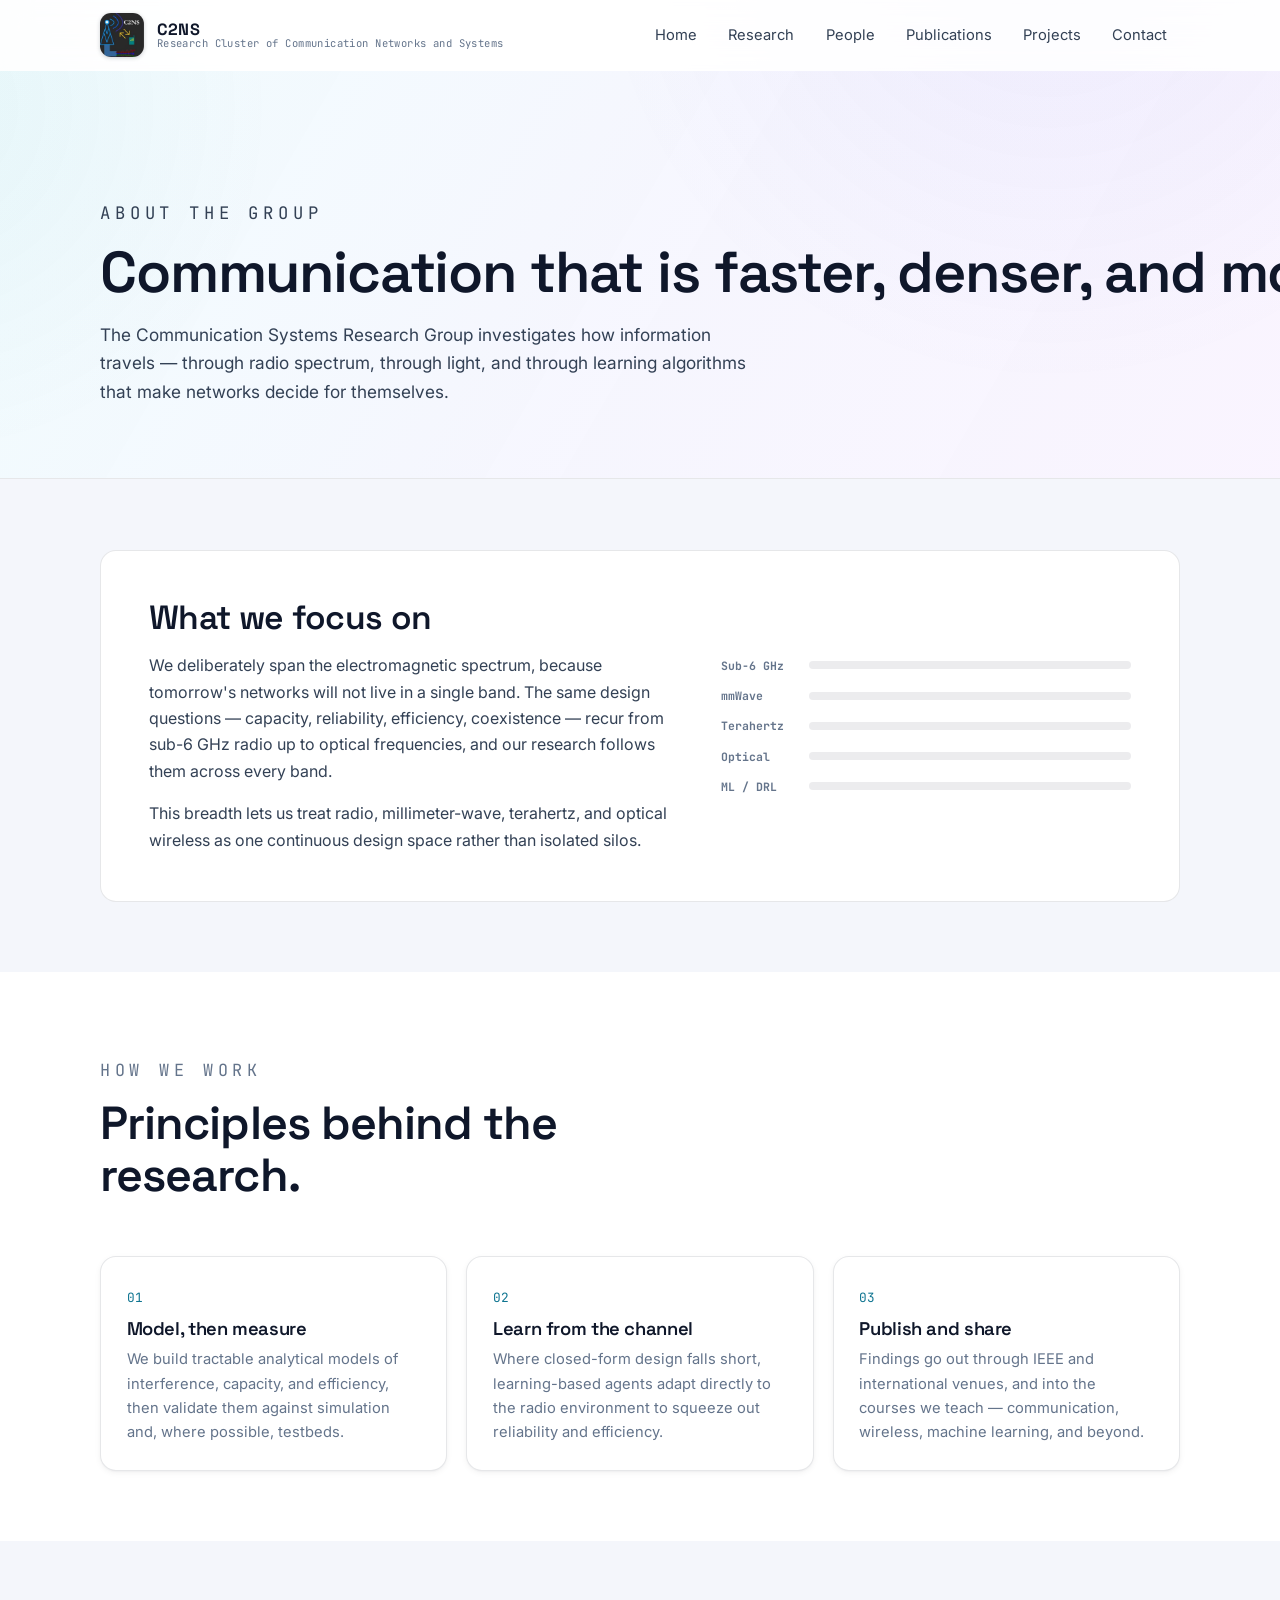
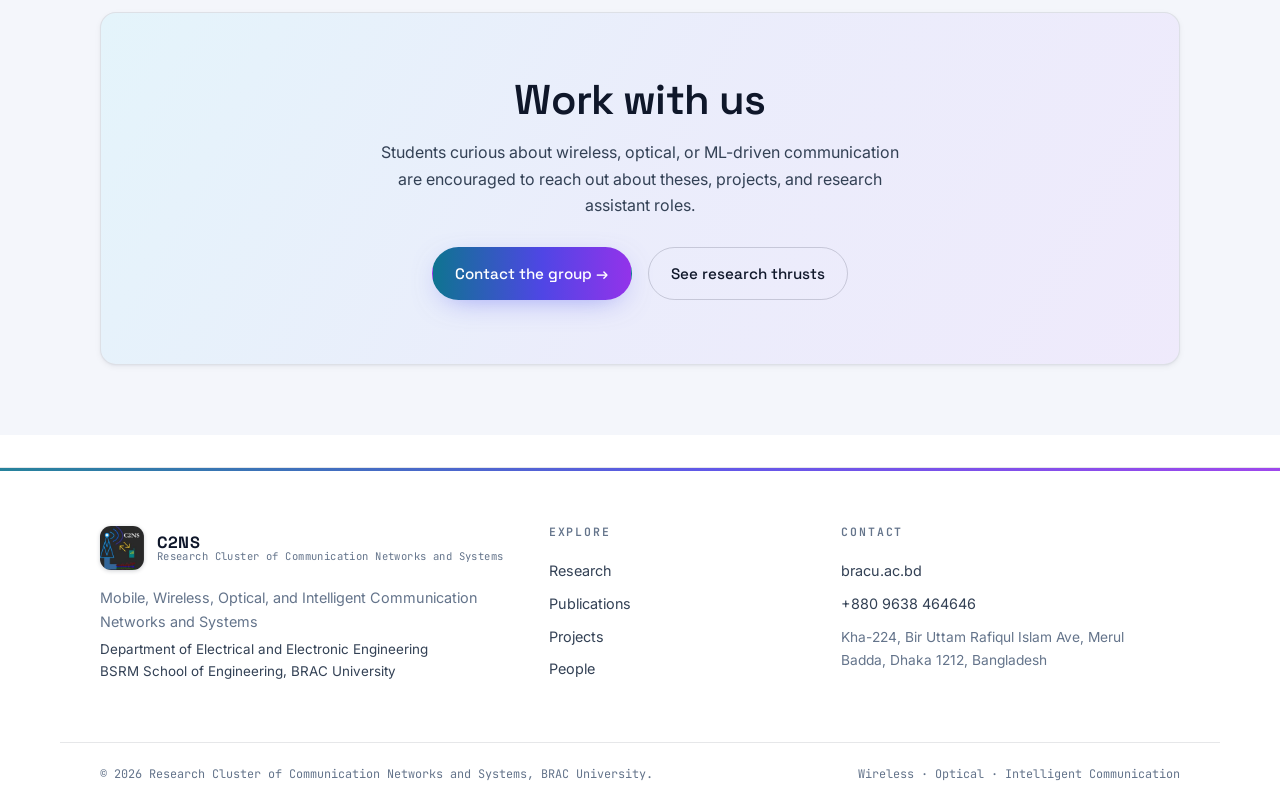
<file: about.html>
<!DOCTYPE html>
<html lang="en">
<head>
  <meta charset="UTF-8">
  <meta name="viewport" content="width=device-width, initial-scale=1.0">
  <meta name="theme-color" content="#060914">
  <title>About · Communication Networks and Systems </title>
  <meta name="description" content="About the Communication Systems Research Group at BRAC University — mission, focus, and the spectrum of communication research we pursue.">
  <link rel="preconnect" href="https://fonts.googleapis.com">
  <link rel="preconnect" href="https://fonts.gstatic.com" crossorigin>
  <link href="https://fonts.googleapis.com/css2?family=Space+Grotesk:wght@400;500;600;700&family=Inter:wght@400;500;600&family=JetBrains+Mono:wght@400;500&display=swap" rel="stylesheet">
  <link rel="stylesheet" href="css/style.css">
</head>
<body data-page="about">
  <div id="site-header"></div>

  <main id="main">
    <section class="pagehead">
      <div class="wrap">
        <p class="eyebrow">About the group</p>
        <h1>Communication that is faster, denser, and more intelligent.</h1>
        <p>The Communication Systems Research Group investigates how information travels — through radio spectrum, through light, and through learning algorithms that make networks decide for themselves.</p>
      </div>
    </section>

    

    <section class="section section--alt">
      <div class="wrap">
        <div class="mission reveal">
          <div>
            <h2>What we focus on</h2>
            <p>We deliberately span the electromagnetic spectrum, because tomorrow's networks will not live in a single band. The same design questions — capacity, reliability, efficiency, coexistence — recur from sub-6 GHz radio up to optical frequencies, and our research follows them across every band.</p>
            <p style="margin-bottom:0">This breadth lets us treat radio, millimeter-wave, terahertz, and optical wireless as one continuous design space rather than isolated silos.</p>
          </div>
          <div class="spectrum-viz" aria-hidden="true">
            <div class="band"><b>Sub-6 GHz</b><div class="track"><span class="fill" style="--w:88%"></span></div></div>
            <div class="band"><b>mmWave</b><div class="track"><span class="fill" style="--w:80%"></span></div></div>
            <div class="band"><b>Terahertz</b><div class="track"><span class="fill" style="--w:62%"></span></div></div>
            <div class="band"><b>Optical</b><div class="track"><span class="fill" style="--w:74%"></span></div></div>
            <div class="band"><b>ML / DRL</b><div class="track"><span class="fill" style="--w:90%"></span></div></div>
          </div>
        </div>
      </div>
    </section>

    <section class="section">
      <div class="wrap">
        <div class="section__head">
          <p class="eyebrow">How we work</p>
          <h2>Principles behind the research.</h2>
        </div>
        <div class="pillars">
          <div class="pillar reveal" style="--i:0"><span class="pillar__n">01</span><h3>Model, then measure</h3><p>We build tractable analytical models of interference, capacity, and efficiency, then validate them against simulation and, where possible, testbeds.</p></div>
          <div class="pillar reveal" style="--i:1"><span class="pillar__n">02</span><h3>Learn from the channel</h3><p>Where closed-form design falls short, learning-based agents adapt directly to the radio environment to squeeze out reliability and efficiency.</p></div>
          <div class="pillar reveal" style="--i:2"><span class="pillar__n">03</span><h3>Publish and share</h3><p>Findings go out through IEEE and international venues, and into the courses we teach — communication, wireless, machine learning, and beyond.</p></div>
        </div>
      </div>
    </section>

    <section class="section section--alt">
      <div class="wrap">
        <div class="cta reveal">
          <h2>Work with us</h2>
          <p>Students curious about wireless, optical, or ML-driven communication are encouraged to reach out about theses, projects, and research assistant roles.</p>
          <div class="cta__actions">
            <a class="btn btn--primary" href="contact.html">Contact the group →</a>
            <a class="btn btn--ghost" href="research.html">See research thrusts</a>
          </div>
        </div>
      </div>
    </section>
  </main>

  <div id="site-footer"></div>
  <script src="js/data.js"></script>
  <script src="js/components.js"></script>
  <script src="js/main.js"></script>
</body>
</html>
</file>
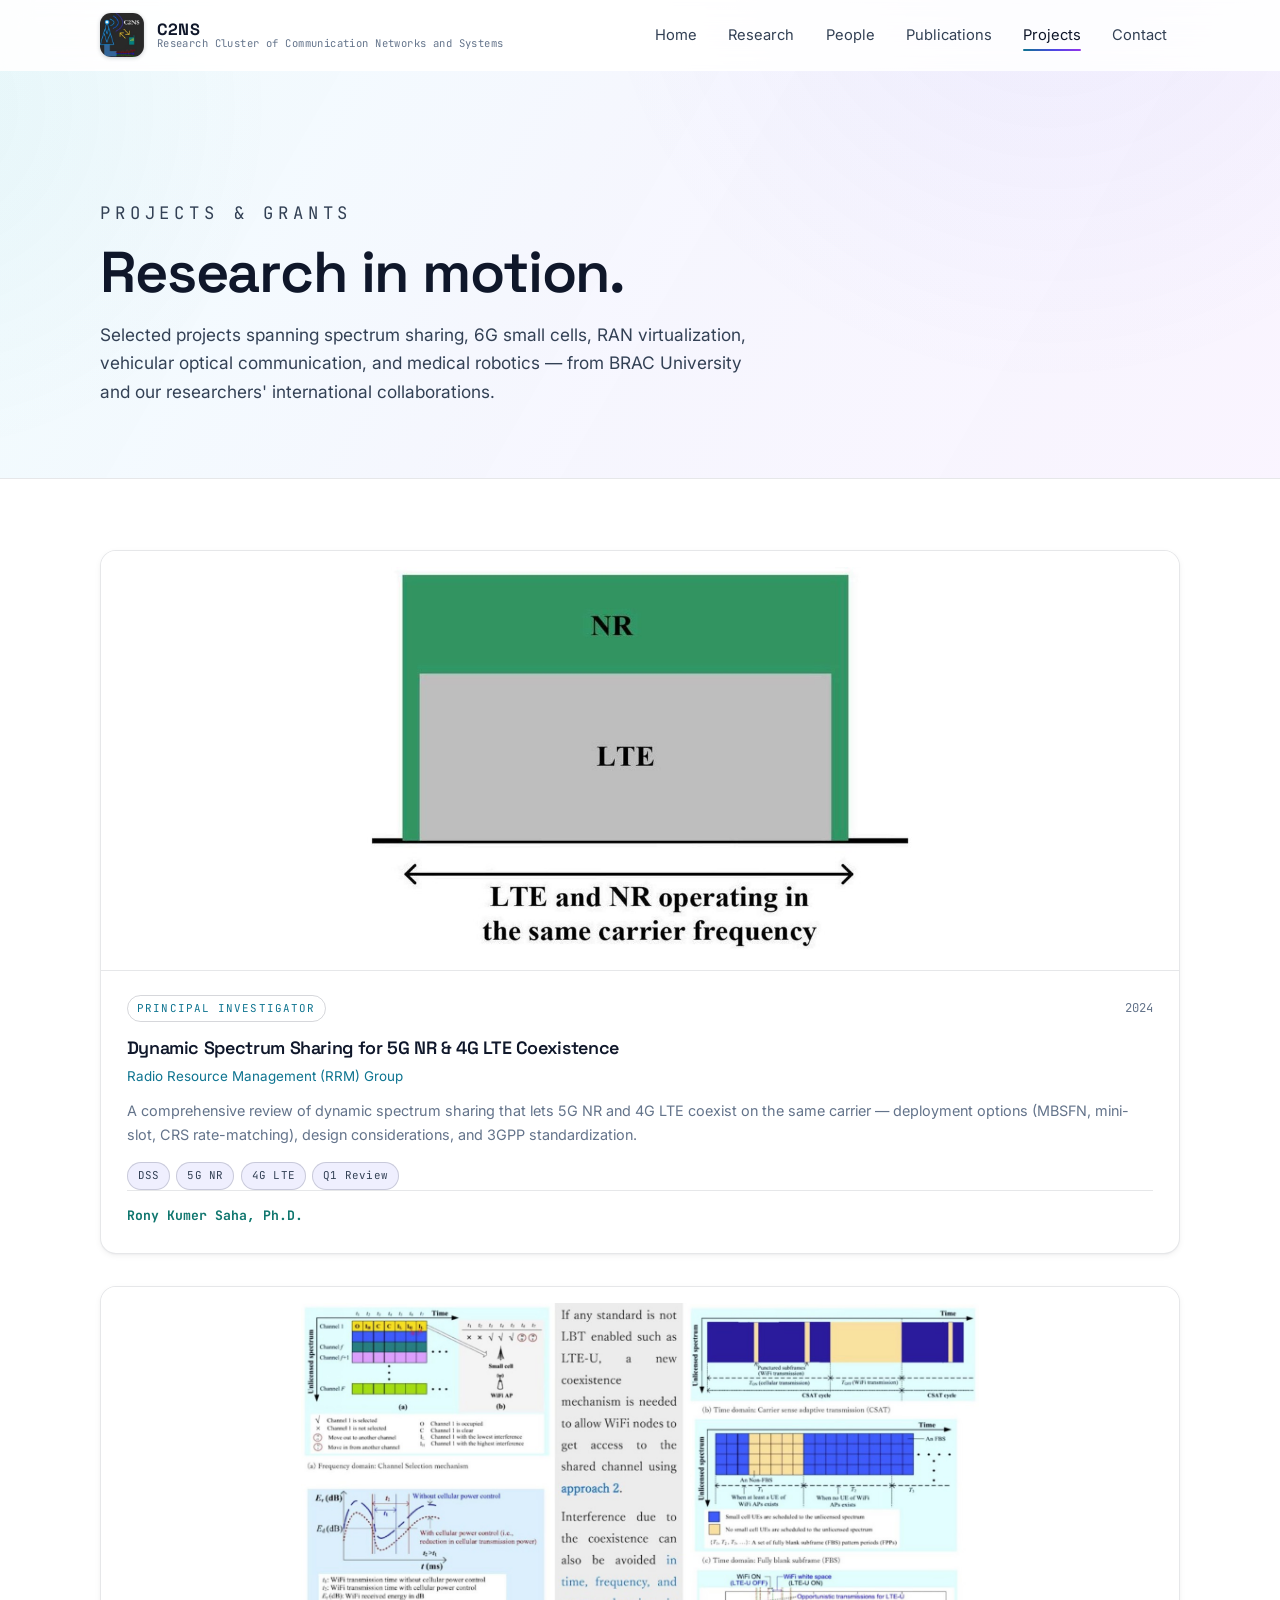
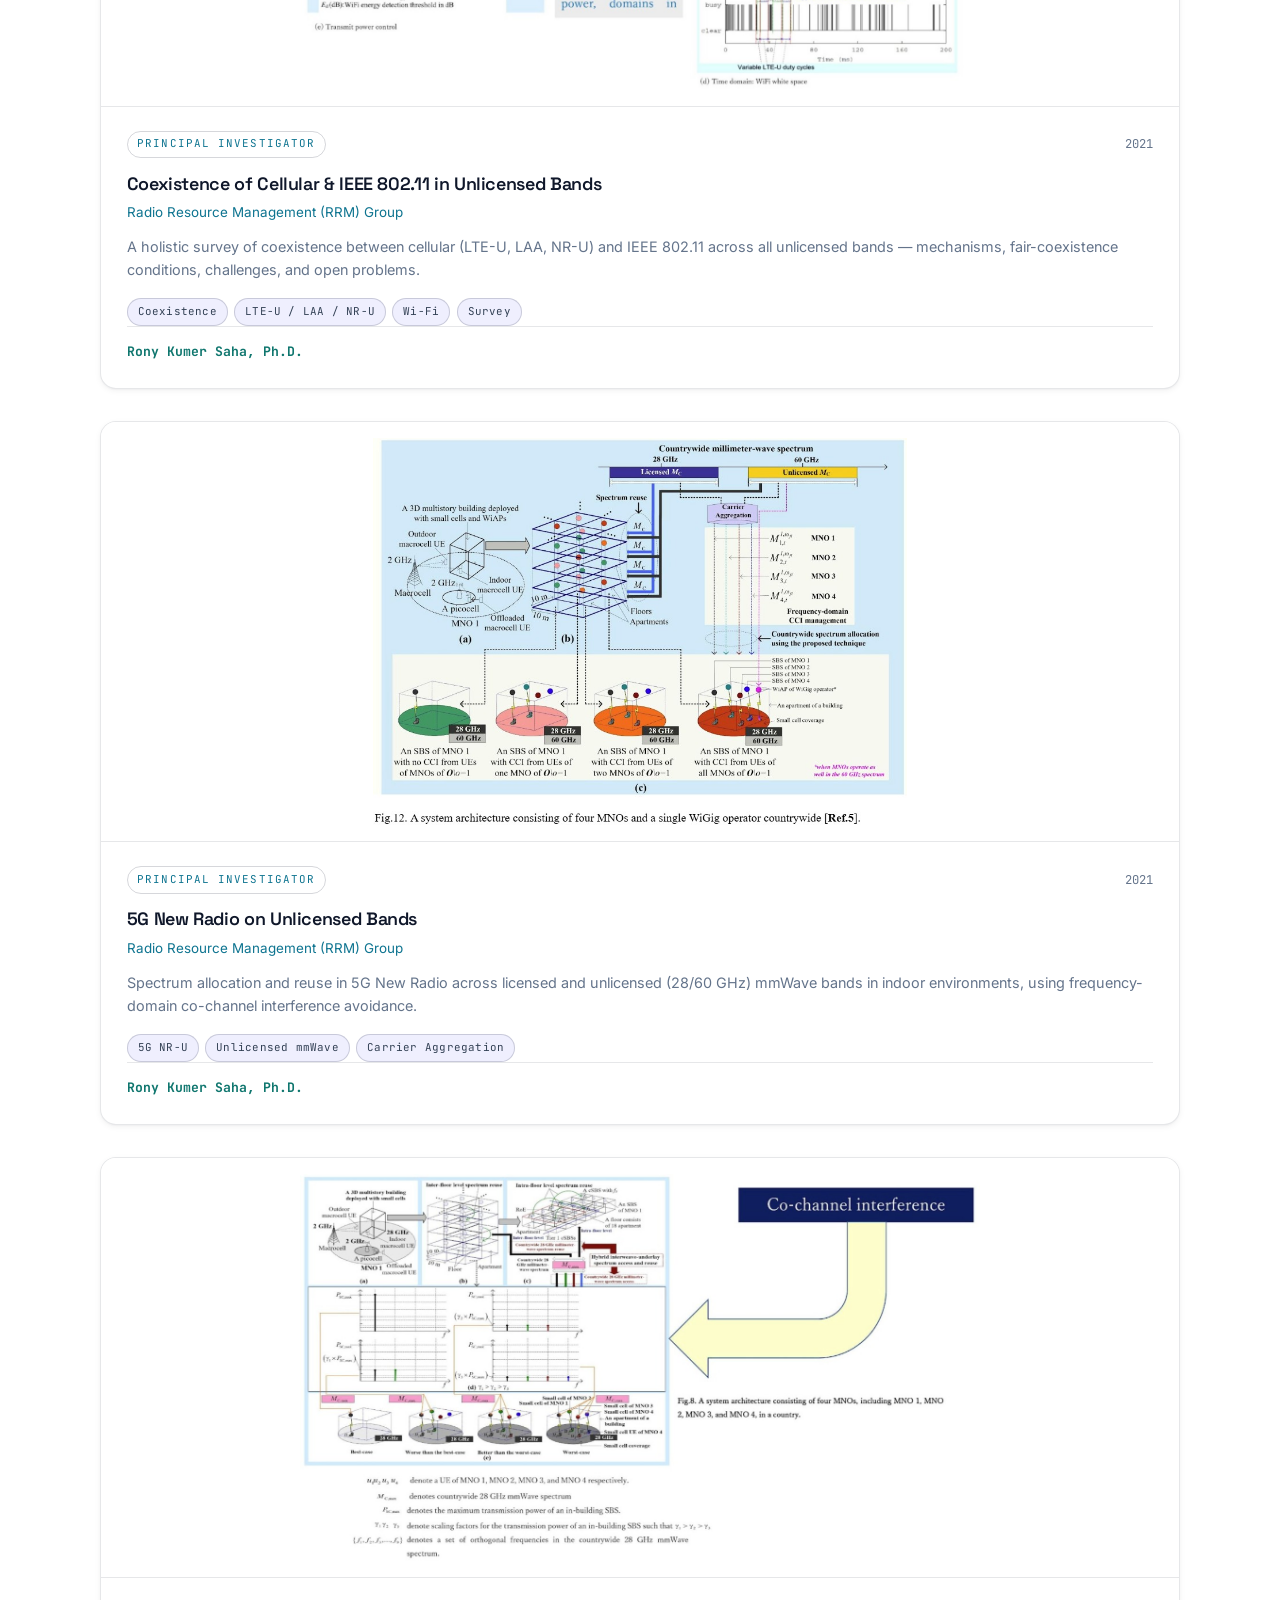
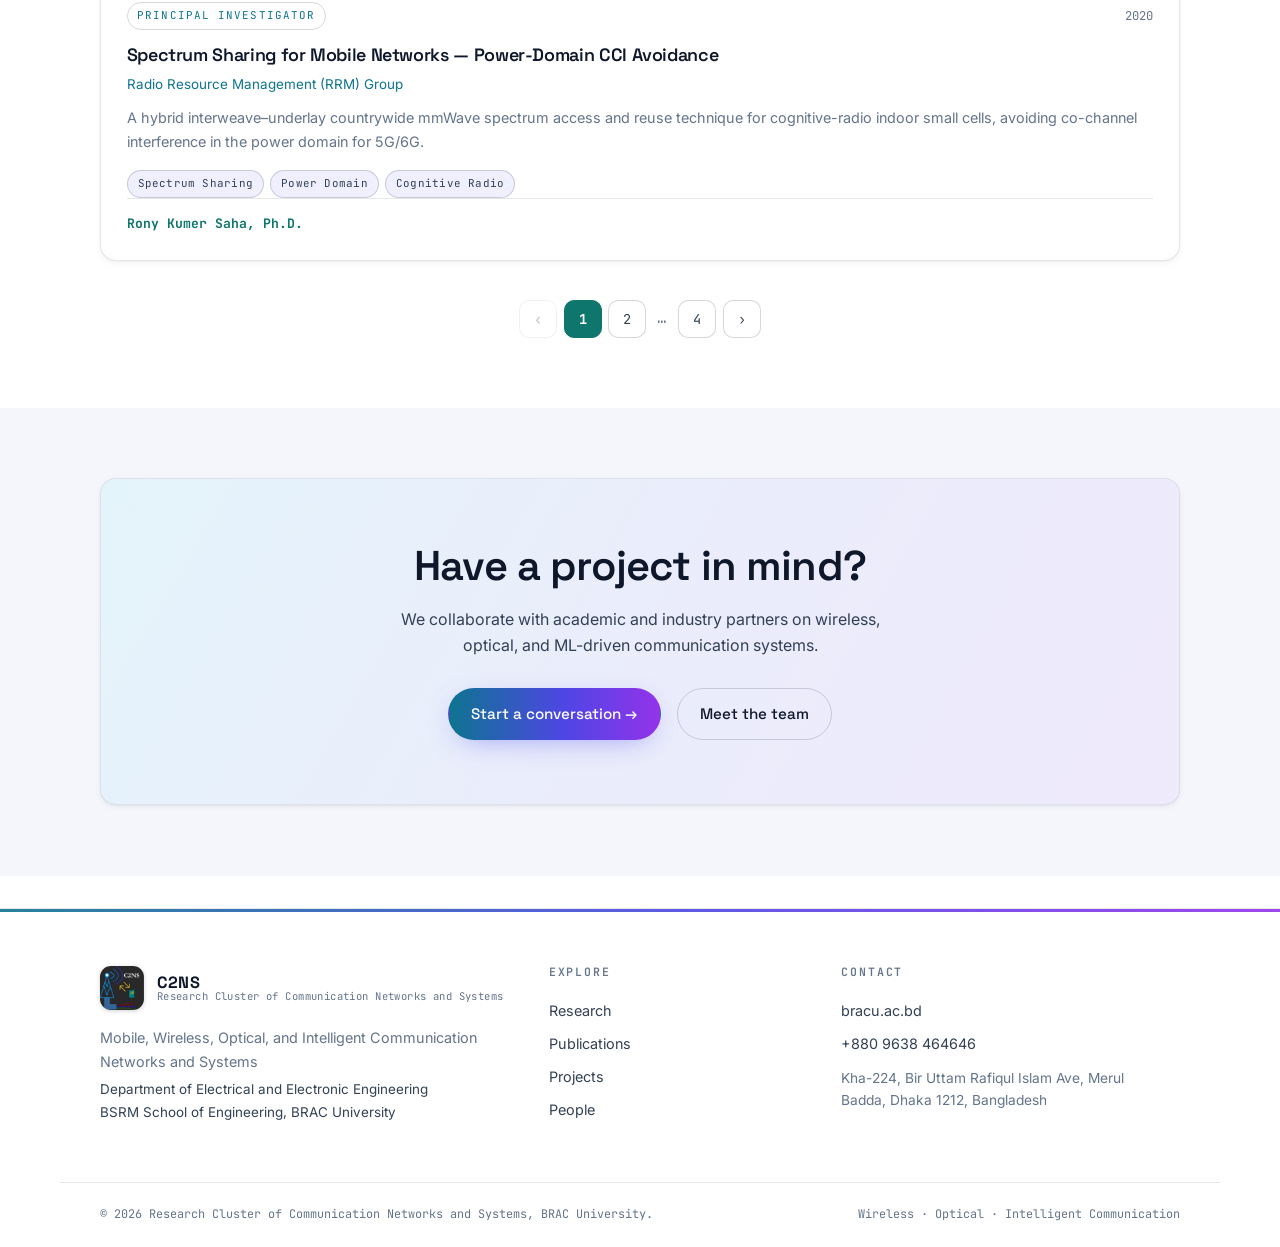
<file: projects.html>
<!DOCTYPE html>
<html lang="en">
<head>
  <meta charset="UTF-8">
  <meta name="viewport" content="width=device-width, initial-scale=1.0">
  <meta name="theme-color" content="#060914">
  <title>Projects · Communication Systems Research Group</title>
  <meta name="description" content="Research projects and grants of the Communication Systems Research Group: spectrum sharing, 6G small cells, RAN virtualization, vehicular optical camera communication, and medical robotics.">
  <link rel="preconnect" href="https://fonts.googleapis.com">
  <link rel="preconnect" href="https://fonts.gstatic.com" crossorigin>
  <link href="https://fonts.googleapis.com/css2?family=Space+Grotesk:wght@400;500;600;700&family=Inter:wght@400;500;600&family=JetBrains+Mono:wght@400;500&display=swap" rel="stylesheet">
  <link rel="stylesheet" href="css/style.css">
</head>
<body data-page="projects">
  <div id="site-header"></div>

  <main id="main">
    <section class="pagehead">
      <div class="wrap">
        <p class="eyebrow">Projects &amp; grants</p>
        <h1>Research in motion.</h1>
        <p>Selected projects spanning spectrum sharing, 6G small cells, RAN virtualization, vehicular optical communication, and medical robotics — from BRAC University and our researchers' international collaborations.</p>
      </div>
    </section>

    <section class="section">
      <div class="wrap">
        <div class="pgrid" id="allProjects"></div>
        <nav class="pagination" id="projPager" aria-label="Projects pages"></nav>
      </div>
    </section>

    <section class="section section--alt">
      <div class="wrap">
        <div class="cta reveal">
          <h2>Have a project in mind?</h2>
          <p>We collaborate with academic and industry partners on wireless, optical, and ML-driven communication systems.</p>
          <div class="cta__actions">
            <a class="btn btn--primary" href="contact.html">Start a conversation →</a>
            <a class="btn btn--ghost" href="people.html">Meet the team</a>
          </div>
        </div>
      </div>
    </section>
  </main>

  <div id="site-footer"></div>
  <script src="js/data.js"></script>
  <script src="js/components.js"></script>
  <script src="js/main.js"></script>
</body>
</html>
</file>
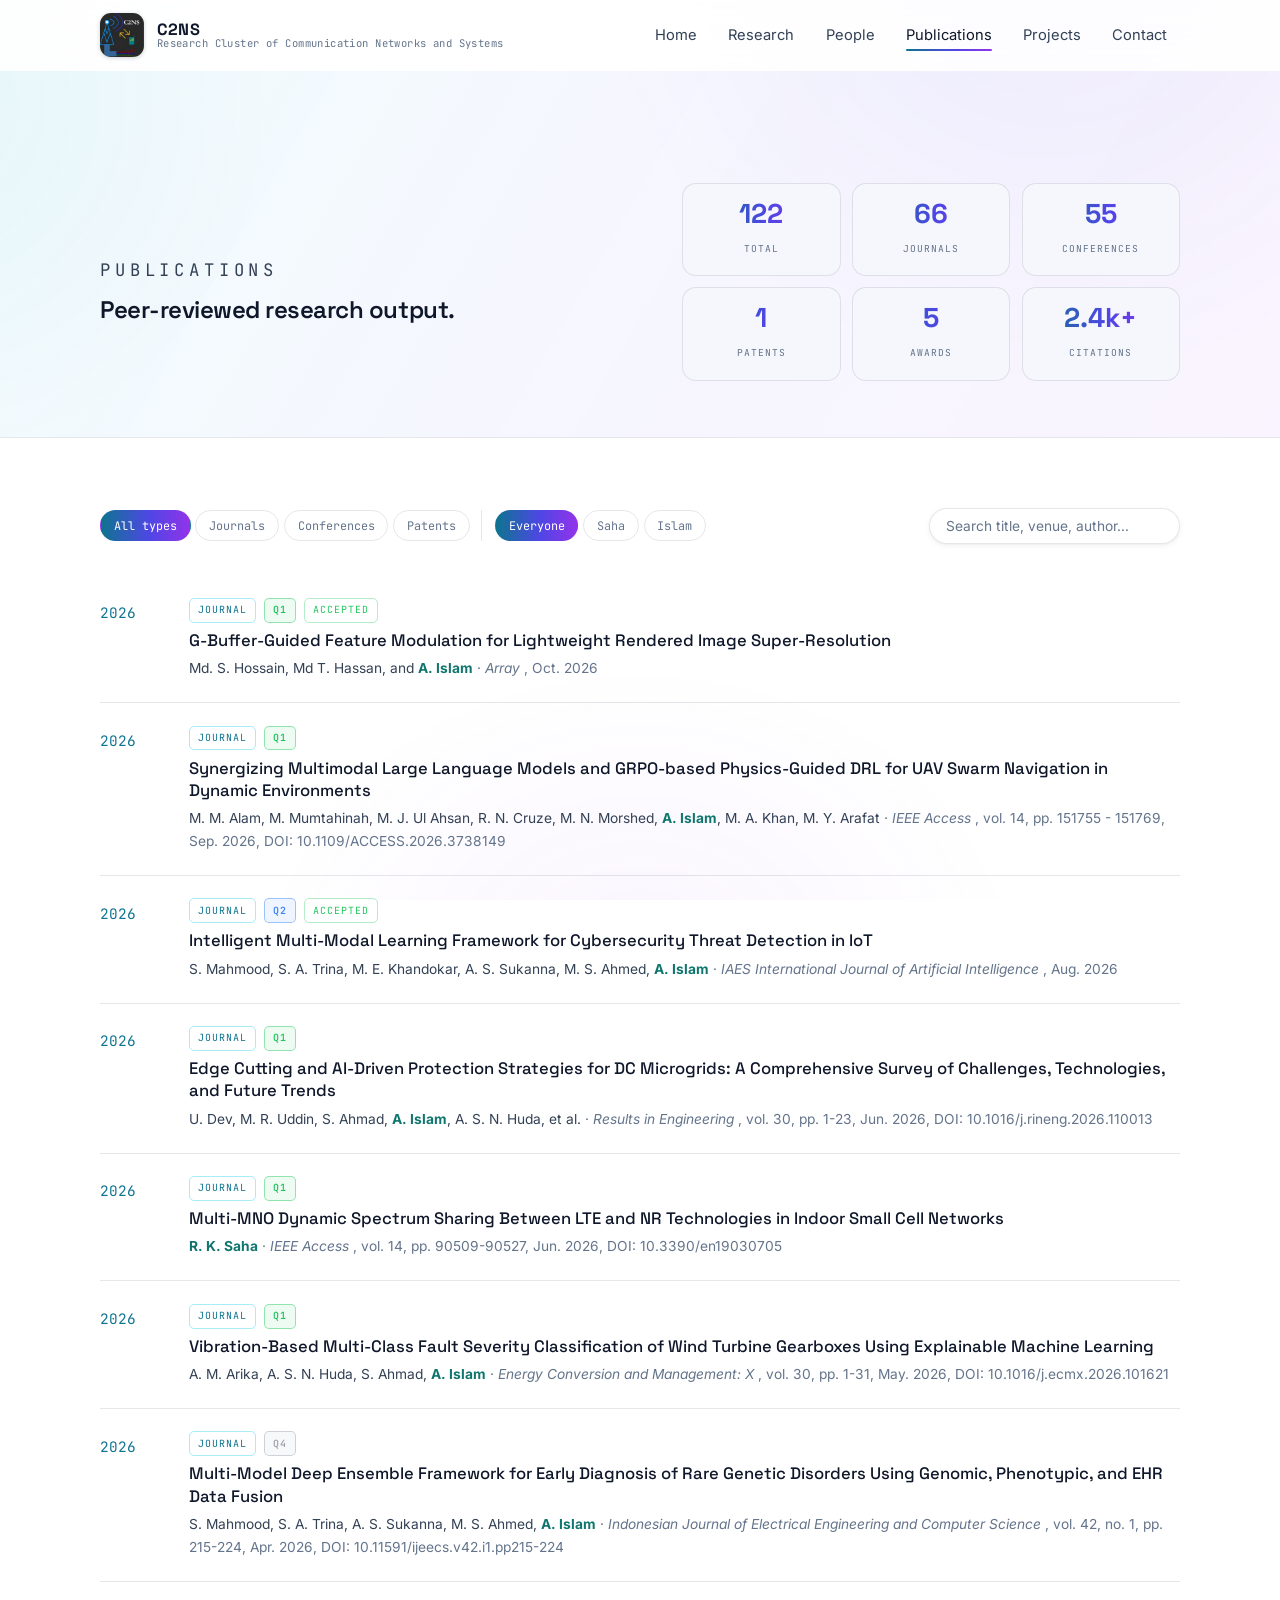
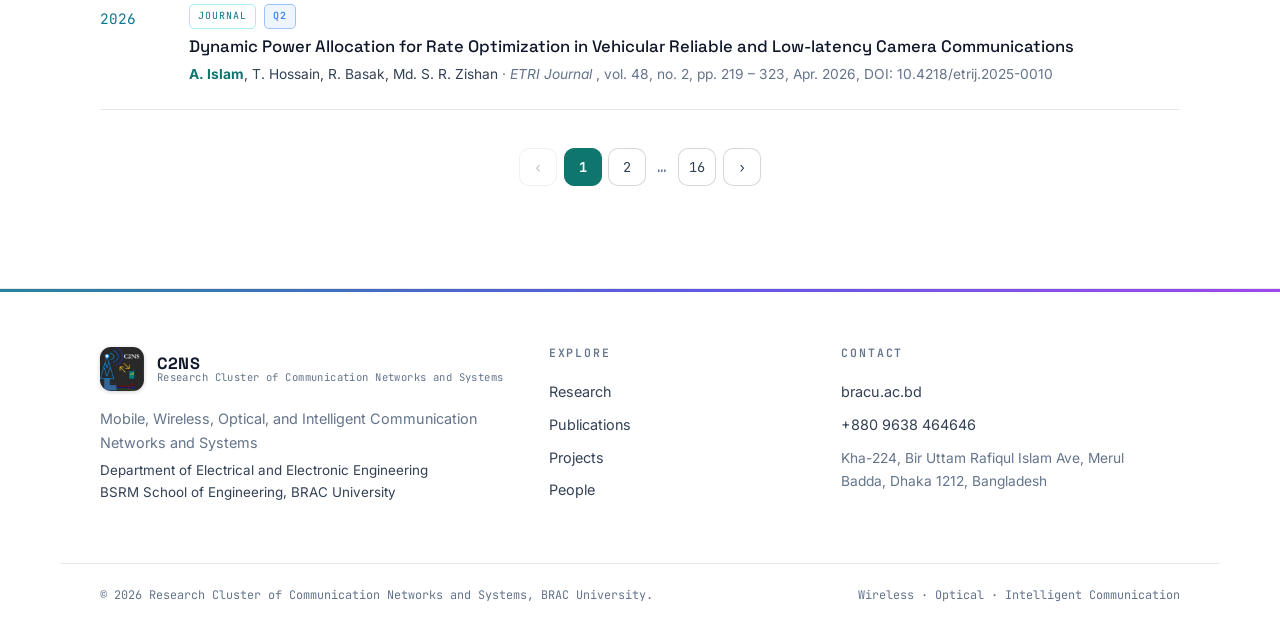
<file: publications.html>
<!DOCTYPE html>
<html lang="en">
<head>
  <meta charset="UTF-8">
  <meta name="viewport" content="width=device-width, initial-scale=1.0">
  <meta name="theme-color" content="#060914">
  <title>Publications · Communication Systems Research Group</title>
  <meta name="description" content="Peer-reviewed journal, conference, and patent publications from the Communication Systems Research Group at BRAC University.">
  <link rel="preconnect" href="https://fonts.googleapis.com">
  <link rel="preconnect" href="https://fonts.gstatic.com" crossorigin>
  <link href="https://fonts.googleapis.com/css2?family=Space+Grotesk:wght@400;500;600;700&family=Inter:wght@400;500;600&family=JetBrains+Mono:wght@400;500&display=swap" rel="stylesheet">
  <link rel="stylesheet" href="css/style.css">
</head>
<body data-page="publications">
  <div id="site-header"></div>

  <main id="main">
   <section class="pagehead">
  <div class="wrap pagehead__grid">
    <div>
      <p class="eyebrow">Publications</p>
      <h2>Peer-reviewed research output.</h2>
    </div>
    <div class="pubstats" id="pubStats" aria-label="Publication summary"></div>
  </div>
</section>

    <section class="section">
      <div class="wrap">
        <div class="pubtools">
          <div class="pubfilters" id="pubFilters">
            <div class="fgroup">
              <button class="fbtn is-on" data-filter="type:all">All types</button>
              <button class="fbtn" data-filter="type:journal">Journals</button>
              <button class="fbtn" data-filter="type:conference">Conferences</button>
              <button class="fbtn" data-filter="type:patent">Patents</button>
            </div>
            <div class="fgroup">
              <button class="fbtn is-on" data-filter="faculty:all">Everyone</button>
              <button class="fbtn" data-filter="faculty:saha">Saha</button>
              <button class="fbtn" data-filter="faculty:islam">Islam</button>
            </div>
          </div>
          <input type="search" class="pubsearch" id="pubSearch" placeholder="Search title, venue, author…" aria-label="Search publications">
        </div>

        <ul class="publist" id="allPubs"></ul>
        <p id="pubEmpty">No publications match those filters.</p>
        <nav class="pagination" id="pubPager" aria-label="Publications pages"></nav>
      </div>
    </section>
  </main>

  <div id="site-footer"></div>
  <script src="js/data.js"></script>
  <script src="js/components.js"></script>
  <script src="js/main.js"></script>
  <script>
(function () {
  var el = document.getElementById("pubStats");
  if (!el || typeof PUBLICATIONS === "undefined") return;
  var P = PUBLICATIONS, by = function (t) { return P.filter(function (p) { return p.type === t; }).length; };
  var cites = 0, hasC = false;
  if (typeof PEOPLE !== "undefined") {
    PEOPLE.forEach(function (pr) { (pr.stats || []).forEach(function (s) {
      if (/citation/i.test(s.label)) { var n = parseInt(String(s.value).replace(/[^0-9]/g, ""), 10); if (!isNaN(n)) { cites += n; hasC = true; } }
    }); });
  }
  var citeStr = cites >= 1000 ? (Math.floor(cites / 100) / 10) + "k+" : cites + "+";
  var cells = [["Total", P.length], ["Journals", by("journal")], ["Conferences", by("conference")],
               ["Patents", by("patent")], ["Awards", P.filter(function (p) { return p.award; }).length]];
  if (hasC) cells.push(["Citations", citeStr]);
  el.innerHTML = cells.map(function (c) {
    return '<div class="pubstats__cell"><b>' + c[1] + '</b><span>' + c[0] + "</span></div>";
  }).join("");
})();
</script>
</body>
</html>
</file>
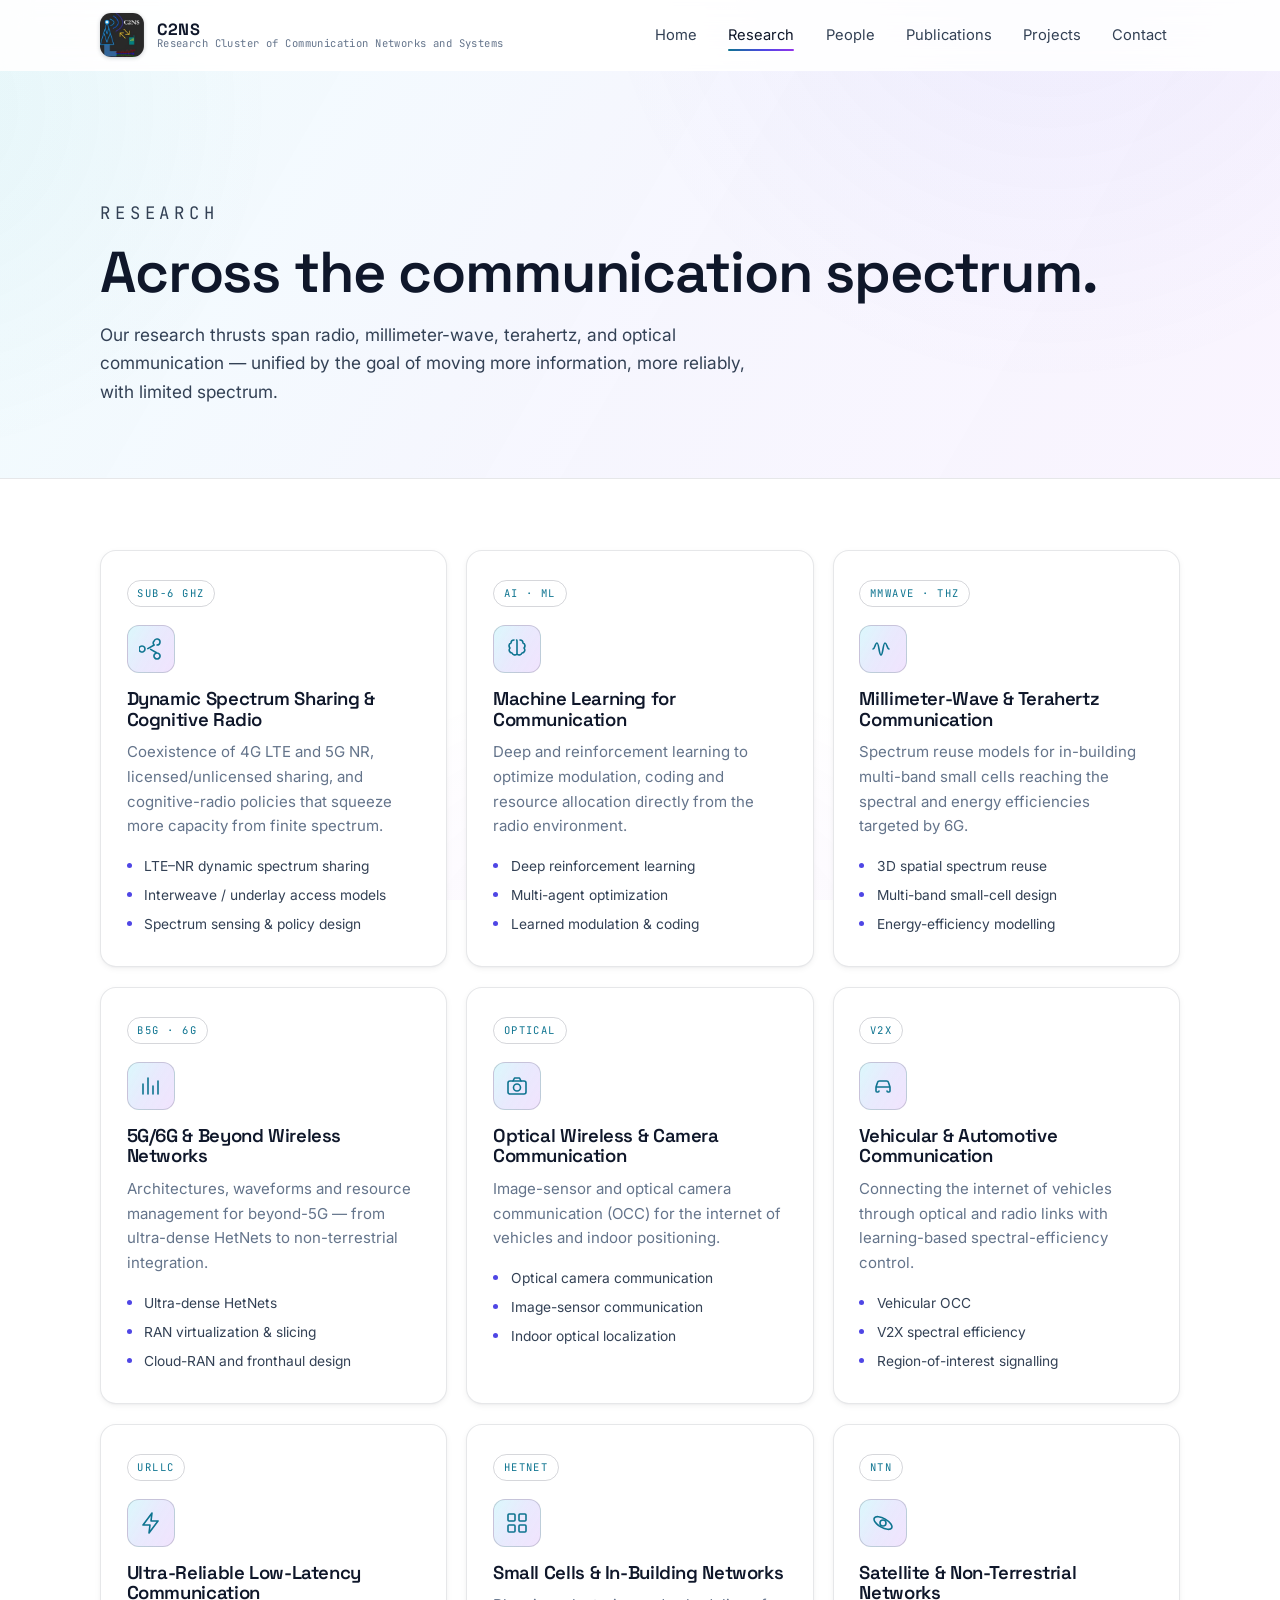
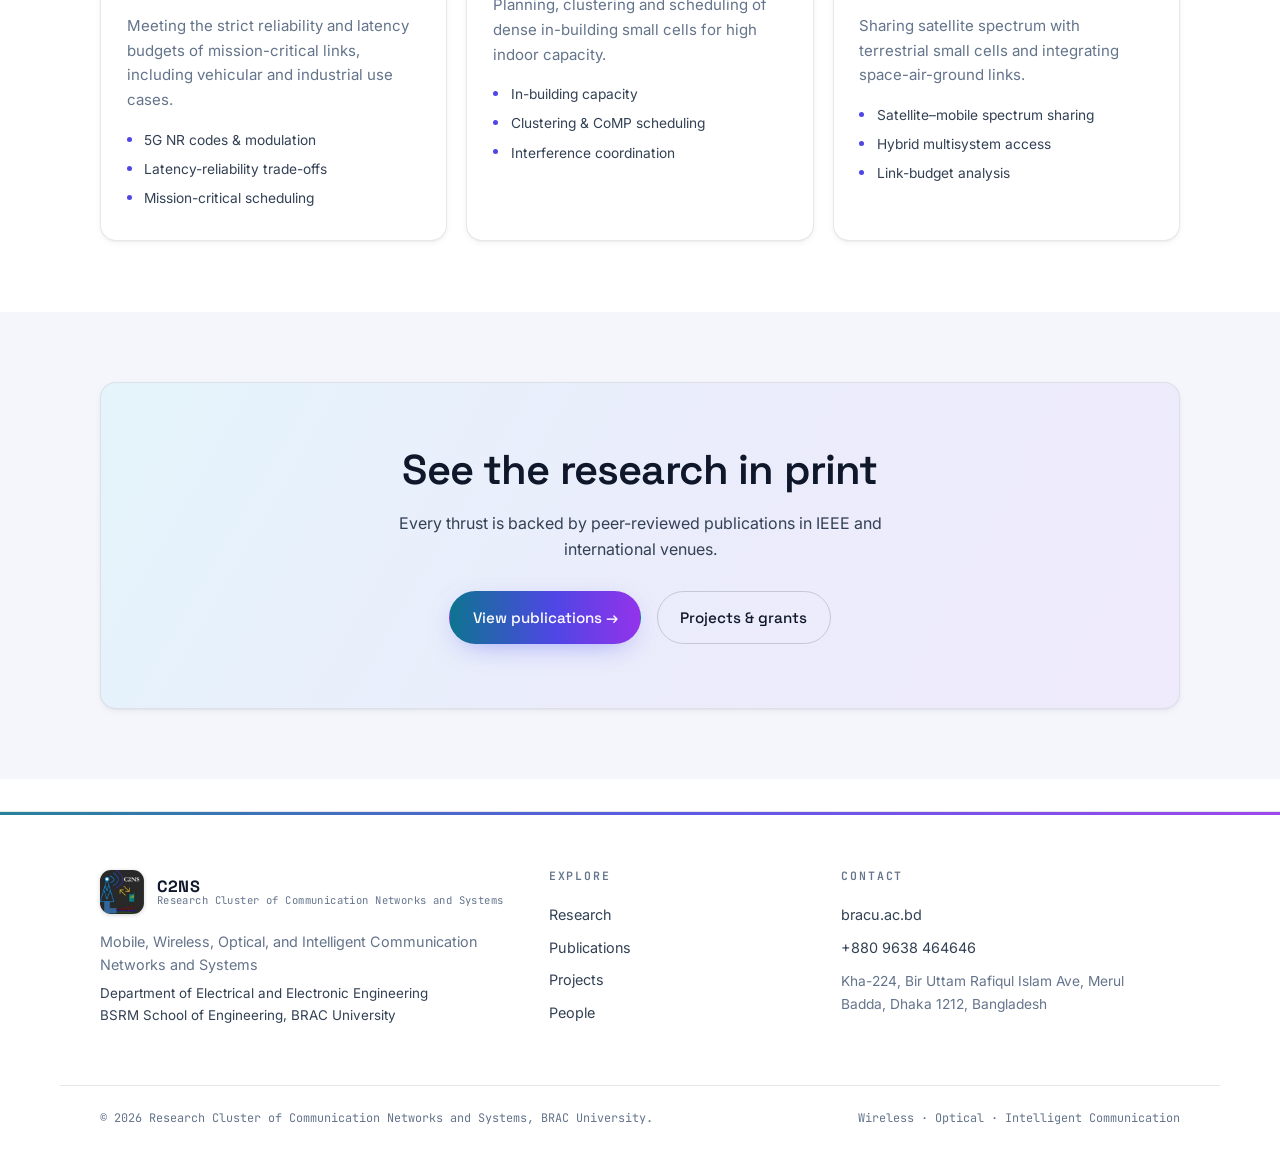
<file: research.html>
<!DOCTYPE html>
<html lang="en">
<head>
  <meta charset="UTF-8">
  <meta name="viewport" content="width=device-width, initial-scale=1.0">
  <meta name="theme-color" content="#060914">
  <title>Research· Communication Networks and Systems Research Group</title>
  <meta name="description" content="Research thrusts of the Communication Systems Research Group: spectrum sharing, mmWave/THz, 6G, optical wireless, machine learning for communication, uRLLC, vehicular comms, small cells, and non-terrestrial networks.">
  <link rel="preconnect" href="https://fonts.googleapis.com">
  <link rel="preconnect" href="https://fonts.gstatic.com" crossorigin>
  <link href="https://fonts.googleapis.com/css2?family=Space+Grotesk:wght@400;500;600;700&family=Inter:wght@400;500;600&family=JetBrains+Mono:wght@400;500&display=swap" rel="stylesheet">
  <link rel="stylesheet" href="css/style.css">
</head>
<body data-page="research">
  <div id="site-header"></div>

  <main id="main">
    <section class="pagehead">
      <div class="wrap">
        <p class="eyebrow">Research</p>
        <h1>Across the communication spectrum.</h1>
        <p>Our research thrusts span radio, millimeter-wave, terahertz, and optical communication — unified by the goal of moving more information, more reliably, with limited spectrum.</p>
      </div>
    </section>

    <section class="section">
      <div class="wrap">
        <div class="rgrid" id="allResearch"></div>
      </div>
    </section>

    <section class="section section--alt">
      <div class="wrap">
        <div class="cta reveal">
          <h2>See the research in print</h2>
          <p>Every thrust is backed by peer-reviewed publications in IEEE and international venues.</p>
          <div class="cta__actions">
            <a class="btn btn--primary" href="publications.html">View publications →</a>
            <a class="btn btn--ghost" href="projects.html">Projects &amp; grants</a>
          </div>
        </div>
      </div>
    </section>
  </main>

  <div id="site-footer"></div>
  <script src="js/data.js"></script>
  <script src="js/components.js"></script>
  <script src="js/main.js"></script>
</body>
</html>
</file>
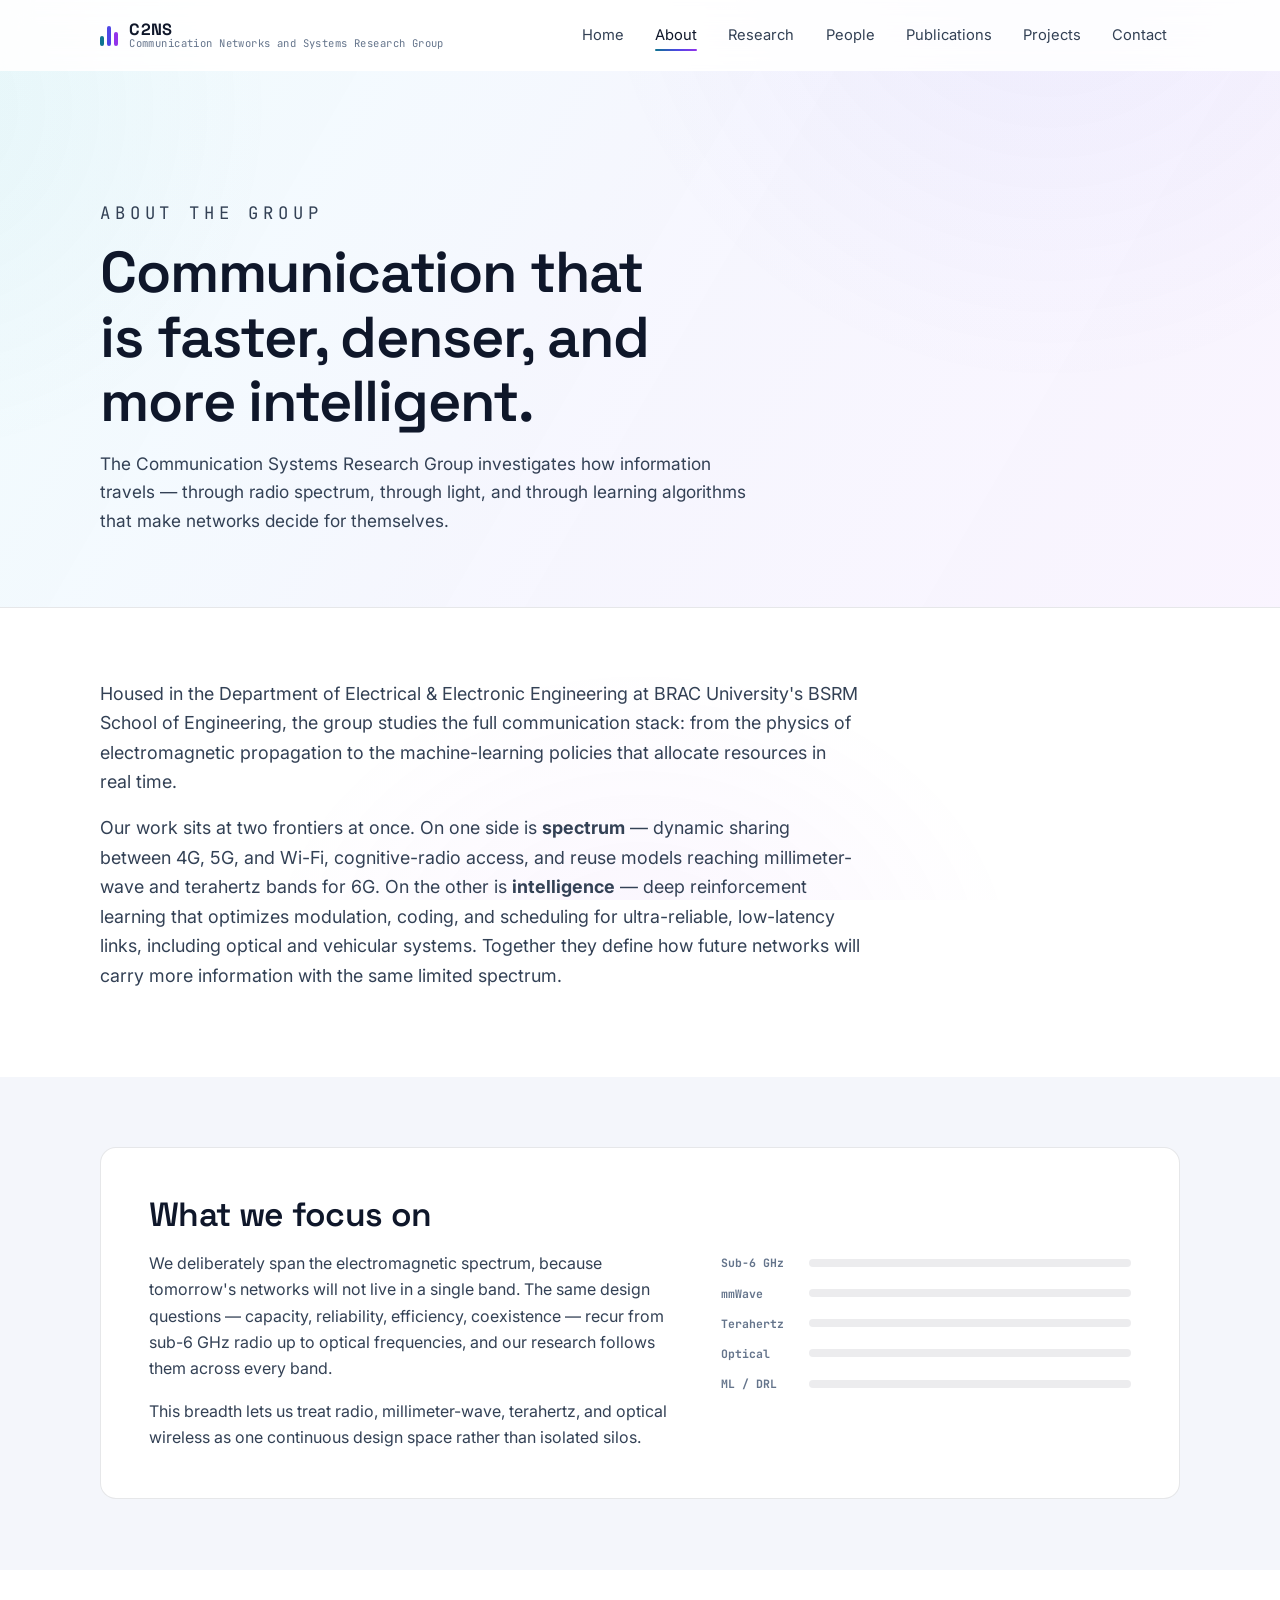
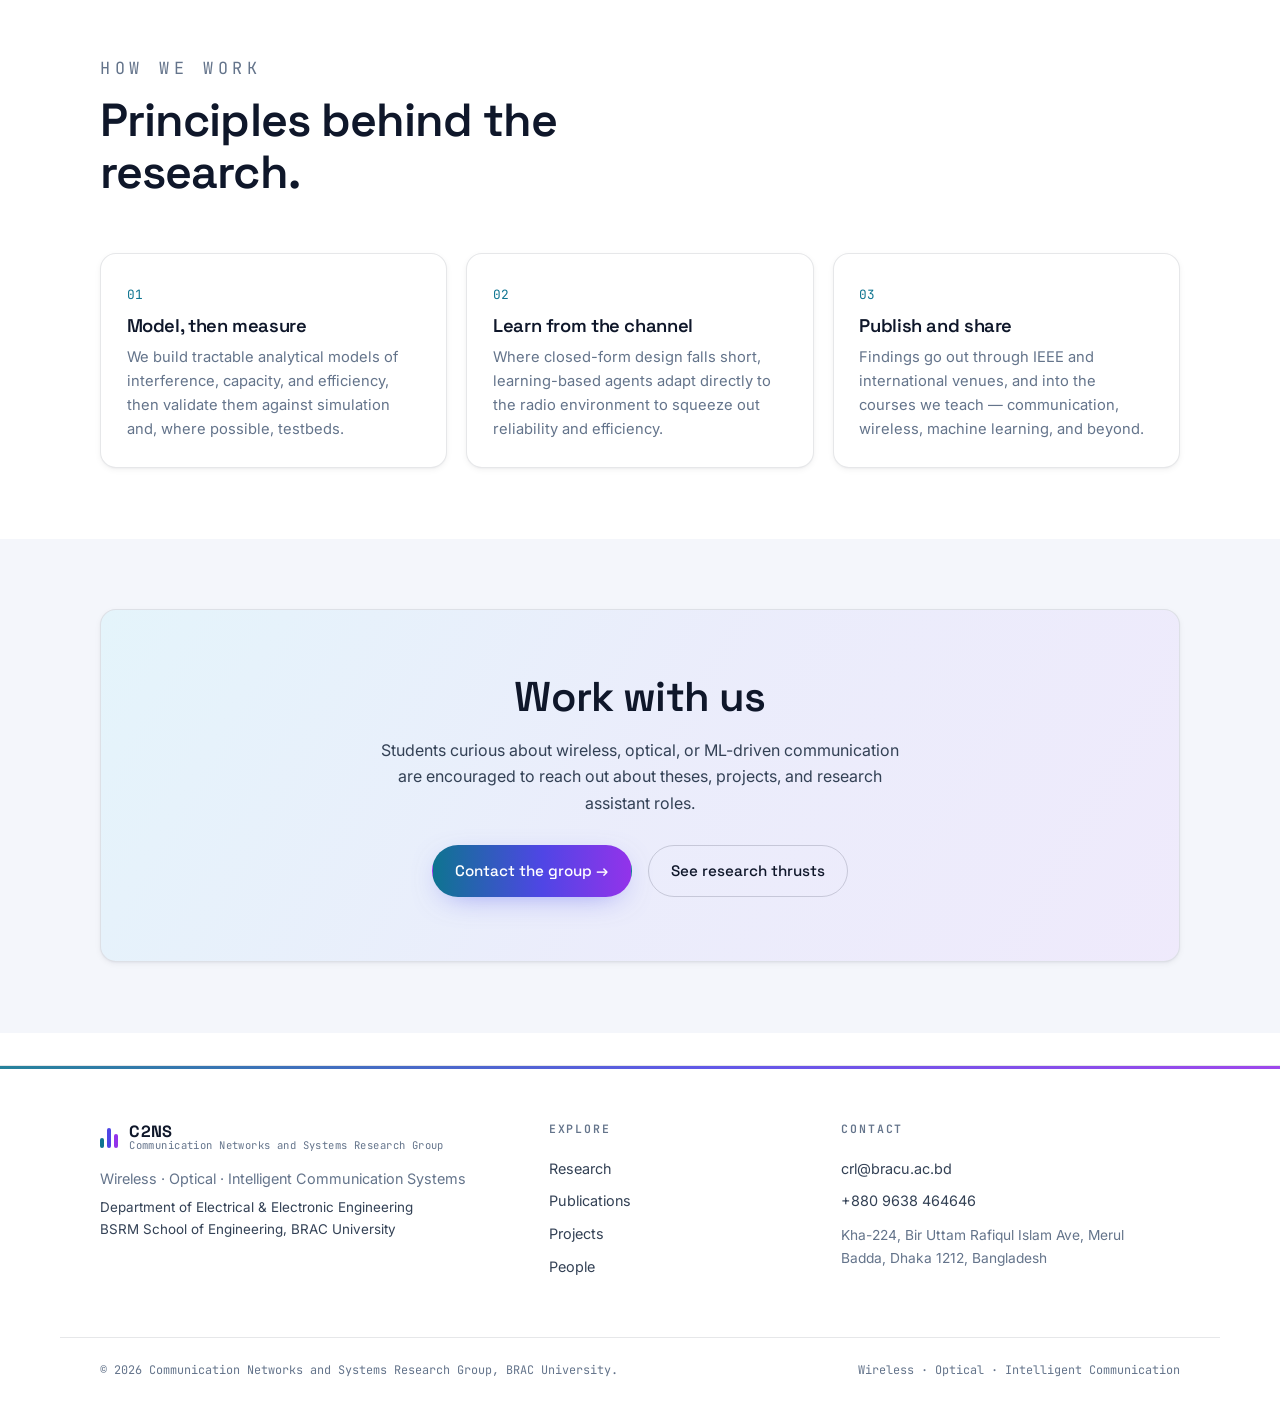
<file: communication-lab/about.html>
<!DOCTYPE html>
<html lang="en">
<head>
  <meta charset="UTF-8">
  <meta name="viewport" content="width=device-width, initial-scale=1.0">
  <meta name="theme-color" content="#060914">
  <title>About · Communication Networks and Systems</title>
  <meta name="description" content="About the Communication Networks and Systems Research Group at BRAC University — mission, focus, and the spectrum of communication research we pursue.">
  <link rel="preconnect" href="https://fonts.googleapis.com">
  <link rel="preconnect" href="https://fonts.gstatic.com" crossorigin>
  <link href="https://fonts.googleapis.com/css2?family=Space+Grotesk:wght@400;500;600;700&family=Inter:wght@400;500;600&family=JetBrains+Mono:wght@400;500&display=swap" rel="stylesheet">
  <link rel="stylesheet" href="css/style.css">
</head>
<body data-page="about">
  <div id="site-header"></div>

  <main id="main">
    <section class="pagehead">
      <div class="wrap">
        <p class="eyebrow">About the group</p>
        <h1>Communication that is faster, denser, and more intelligent.</h1>
        <p>The Communication Systems Research Group investigates how information travels — through radio spectrum, through light, and through learning algorithms that make networks decide for themselves.</p>
      </div>
    </section>

    <section class="section">
      <div class="wrap">
        <div class="lead-block reveal">
          <p>Housed in the Department of Electrical &amp; Electronic Engineering at BRAC University's BSRM School of Engineering, the group studies the full communication stack: from the physics of electromagnetic propagation to the machine-learning policies that allocate resources in real time.</p>
          <p>Our work sits at two frontiers at once. On one side is <strong>spectrum</strong> — dynamic sharing between 4G, 5G, and Wi-Fi, cognitive-radio access, and reuse models reaching millimeter-wave and terahertz bands for 6G. On the other is <strong>intelligence</strong> — deep reinforcement learning that optimizes modulation, coding, and scheduling for ultra-reliable, low-latency links, including optical and vehicular systems. Together they define how future networks will carry more information with the same limited spectrum.</p>
        </div>
      </div>
    </section>

    <section class="section section--alt">
      <div class="wrap">
        <div class="mission reveal">
          <div>
            <h2>What we focus on</h2>
            <p>We deliberately span the electromagnetic spectrum, because tomorrow's networks will not live in a single band. The same design questions — capacity, reliability, efficiency, coexistence — recur from sub-6 GHz radio up to optical frequencies, and our research follows them across every band.</p>
            <p style="margin-bottom:0">This breadth lets us treat radio, millimeter-wave, terahertz, and optical wireless as one continuous design space rather than isolated silos.</p>
          </div>
          <div class="spectrum-viz" aria-hidden="true">
            <div class="band"><b>Sub-6 GHz</b><div class="track"><span class="fill" style="--w:88%"></span></div></div>
            <div class="band"><b>mmWave</b><div class="track"><span class="fill" style="--w:80%"></span></div></div>
            <div class="band"><b>Terahertz</b><div class="track"><span class="fill" style="--w:62%"></span></div></div>
            <div class="band"><b>Optical</b><div class="track"><span class="fill" style="--w:74%"></span></div></div>
            <div class="band"><b>ML / DRL</b><div class="track"><span class="fill" style="--w:90%"></span></div></div>
          </div>
        </div>
      </div>
    </section>

    <section class="section">
      <div class="wrap">
        <div class="section__head">
          <p class="eyebrow">How we work</p>
          <h2>Principles behind the research.</h2>
        </div>
        <div class="pillars">
          <div class="pillar reveal" style="--i:0"><span class="pillar__n">01</span><h3>Model, then measure</h3><p>We build tractable analytical models of interference, capacity, and efficiency, then validate them against simulation and, where possible, testbeds.</p></div>
          <div class="pillar reveal" style="--i:1"><span class="pillar__n">02</span><h3>Learn from the channel</h3><p>Where closed-form design falls short, learning-based agents adapt directly to the radio environment to squeeze out reliability and efficiency.</p></div>
          <div class="pillar reveal" style="--i:2"><span class="pillar__n">03</span><h3>Publish and share</h3><p>Findings go out through IEEE and international venues, and into the courses we teach — communication, wireless, machine learning, and beyond.</p></div>
        </div>
      </div>
    </section>

    <section class="section section--alt">
      <div class="wrap">
        <div class="cta reveal">
          <h2>Work with us</h2>
          <p>Students curious about wireless, optical, or ML-driven communication are encouraged to reach out about theses, projects, and research assistant roles.</p>
          <div class="cta__actions">
            <a class="btn btn--primary" href="contact.html">Contact the group →</a>
            <a class="btn btn--ghost" href="research.html">See research thrusts</a>
          </div>
        </div>
      </div>
    </section>
  </main>

  <div id="site-footer"></div>
  <script src="js/data.js"></script>
  <script src="js/components.js"></script>
  <script src="js/main.js"></script>
</body>
</html>
</file>
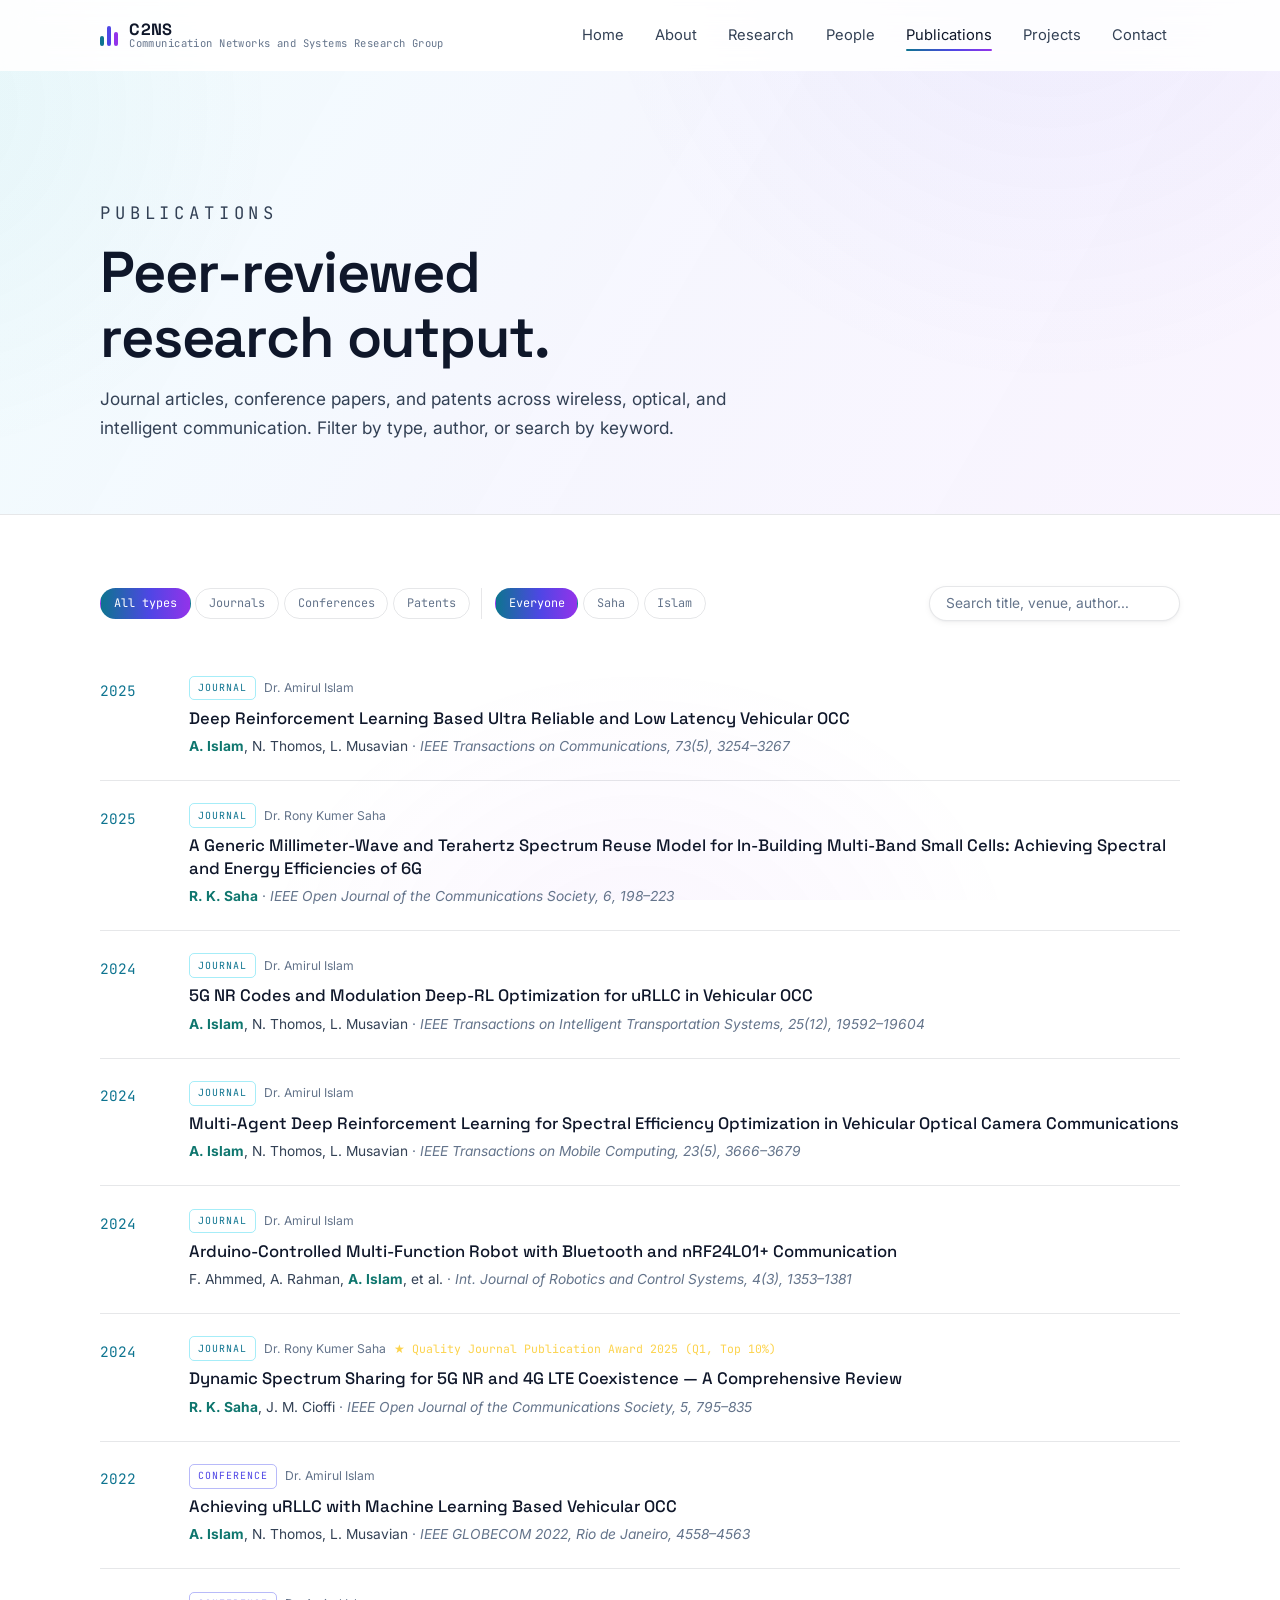
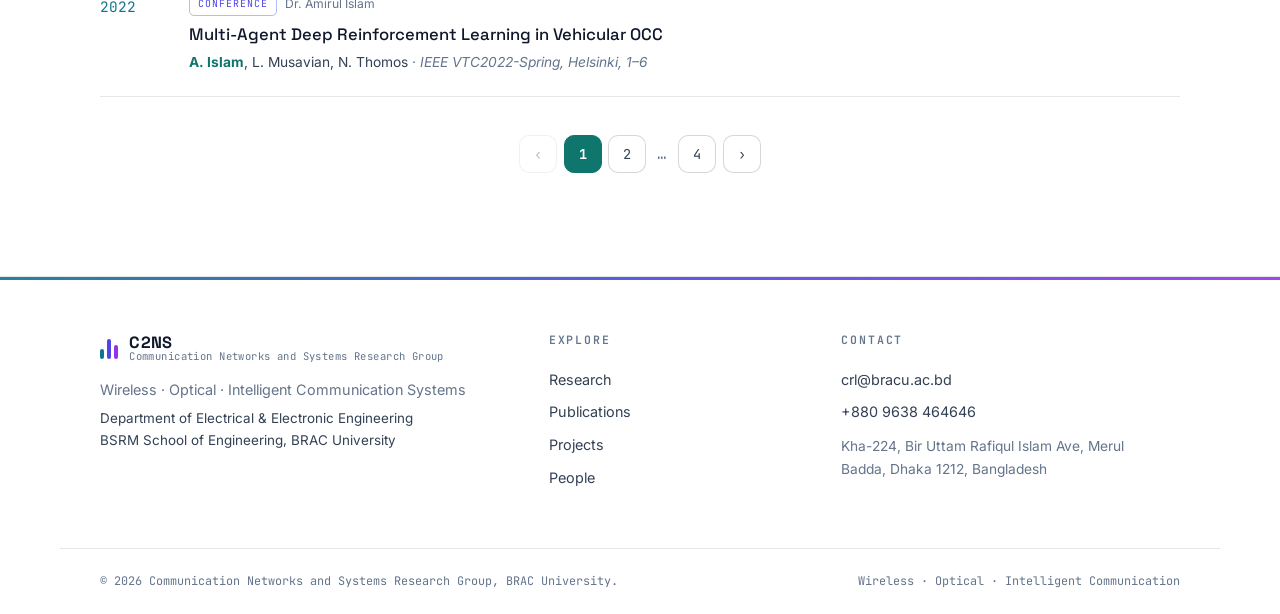
<file: communication-lab/publications.html>
<!DOCTYPE html>
<html lang="en">
<head>
  <meta charset="UTF-8">
  <meta name="viewport" content="width=device-width, initial-scale=1.0">
  <meta name="theme-color" content="#060914">
  <title>Publications · Communication Systems Research Group</title>
  <meta name="description" content="Peer-reviewed journal, conference, and patent publications from the Communication Systems Research Group at BRAC University.">
  <link rel="preconnect" href="https://fonts.googleapis.com">
  <link rel="preconnect" href="https://fonts.gstatic.com" crossorigin>
  <link href="https://fonts.googleapis.com/css2?family=Space+Grotesk:wght@400;500;600;700&family=Inter:wght@400;500;600&family=JetBrains+Mono:wght@400;500&display=swap" rel="stylesheet">
  <link rel="stylesheet" href="css/style.css">
</head>
<body data-page="publications">
  <div id="site-header"></div>

  <main id="main">
    <section class="pagehead">
      <div class="wrap">
        <p class="eyebrow">Publications</p>
        <h1>Peer-reviewed research output.</h1>
        <p>Journal articles, conference papers, and patents across wireless, optical, and intelligent communication. Filter by type, author, or search by keyword.</p>
      </div>
    </section>

    <section class="section">
      <div class="wrap">
        <div class="pubtools">
          <div class="pubfilters" id="pubFilters">
            <div class="fgroup">
              <button class="fbtn is-on" data-filter="type:all">All types</button>
              <button class="fbtn" data-filter="type:journal">Journals</button>
              <button class="fbtn" data-filter="type:conference">Conferences</button>
              <button class="fbtn" data-filter="type:patent">Patents</button>
            </div>
            <div class="fgroup">
              <button class="fbtn is-on" data-filter="faculty:all">Everyone</button>
              <button class="fbtn" data-filter="faculty:saha">Saha</button>
              <button class="fbtn" data-filter="faculty:islam">Islam</button>
            </div>
          </div>
          <input type="search" class="pubsearch" id="pubSearch" placeholder="Search title, venue, author…" aria-label="Search publications">
        </div>

        <ul class="publist" id="allPubs"></ul>
        <p id="pubEmpty">No publications match those filters.</p>
        <nav class="pagination" id="pubPager" aria-label="Publications pages"></nav>
      </div>
    </section>
  </main>

  <div id="site-footer"></div>
  <script src="js/data.js"></script>
  <script src="js/components.js"></script>
  <script src="js/main.js"></script>
</body>
</html>
</file>
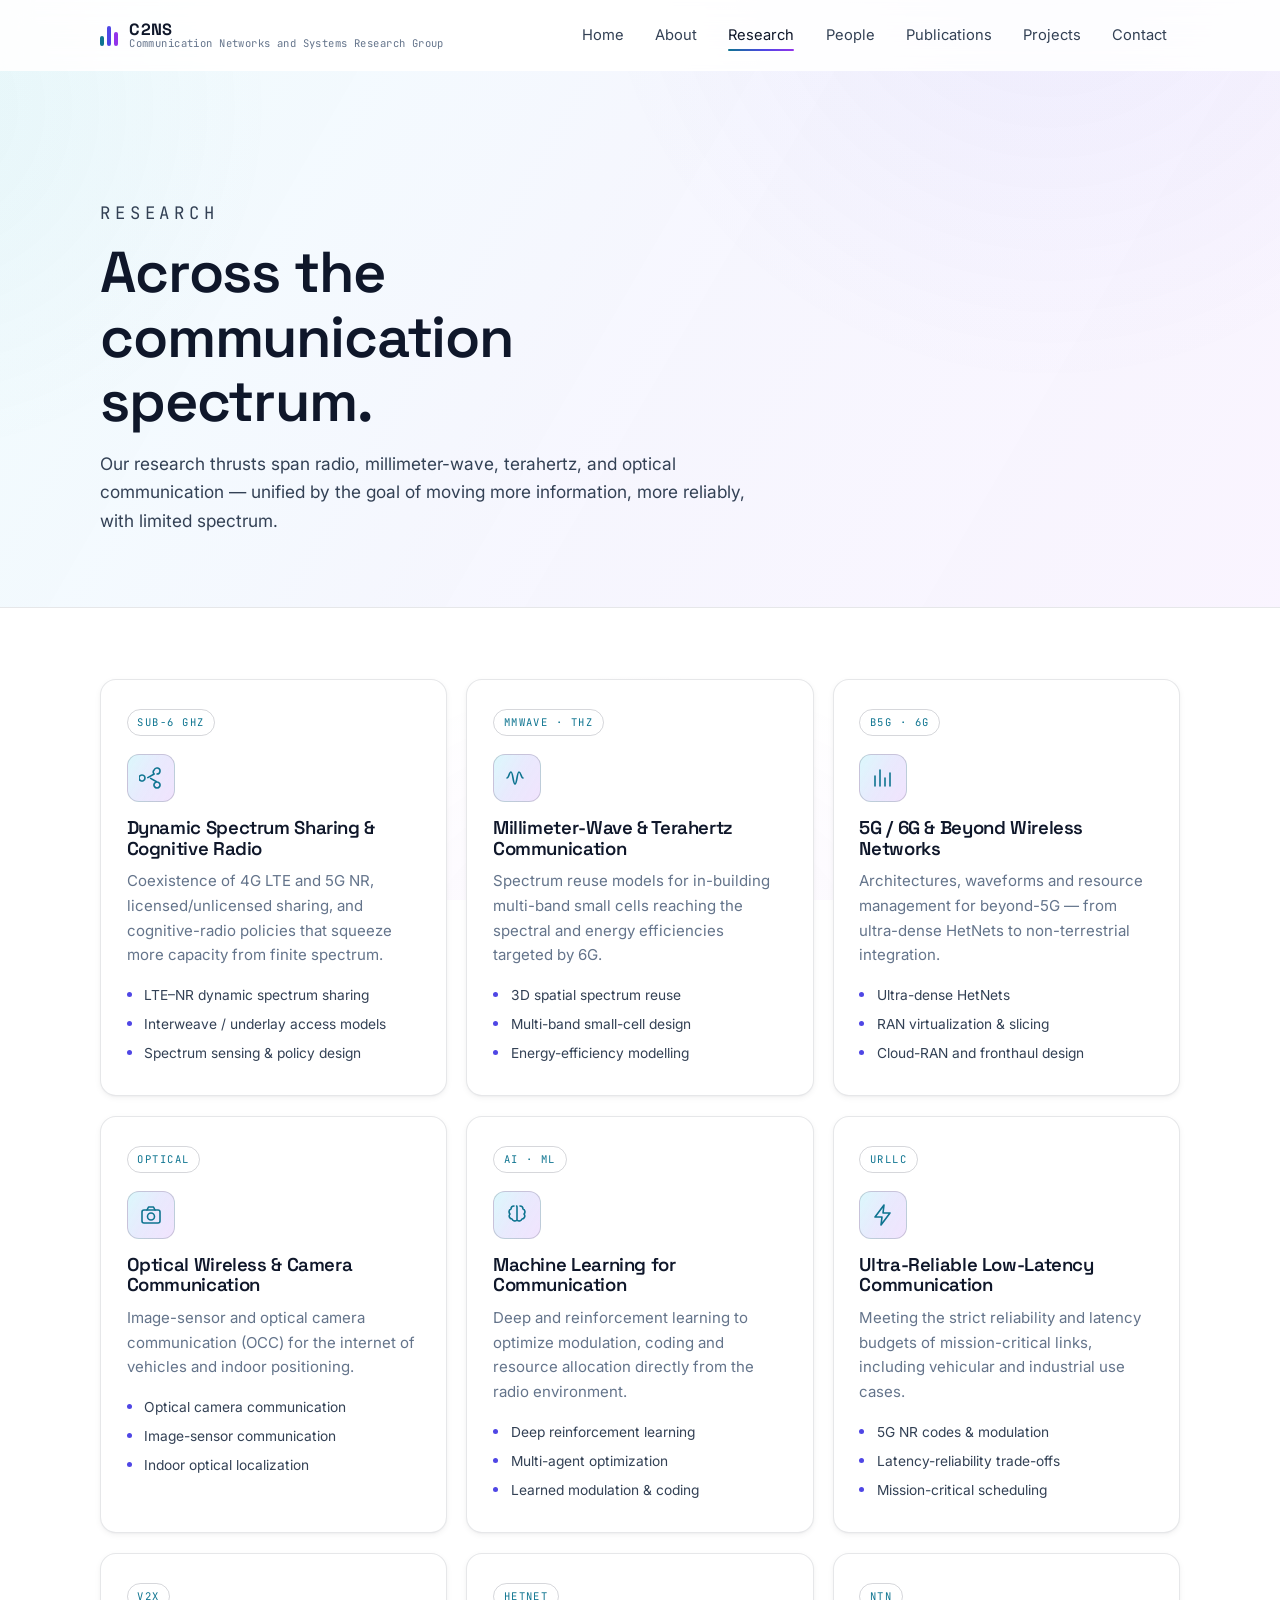
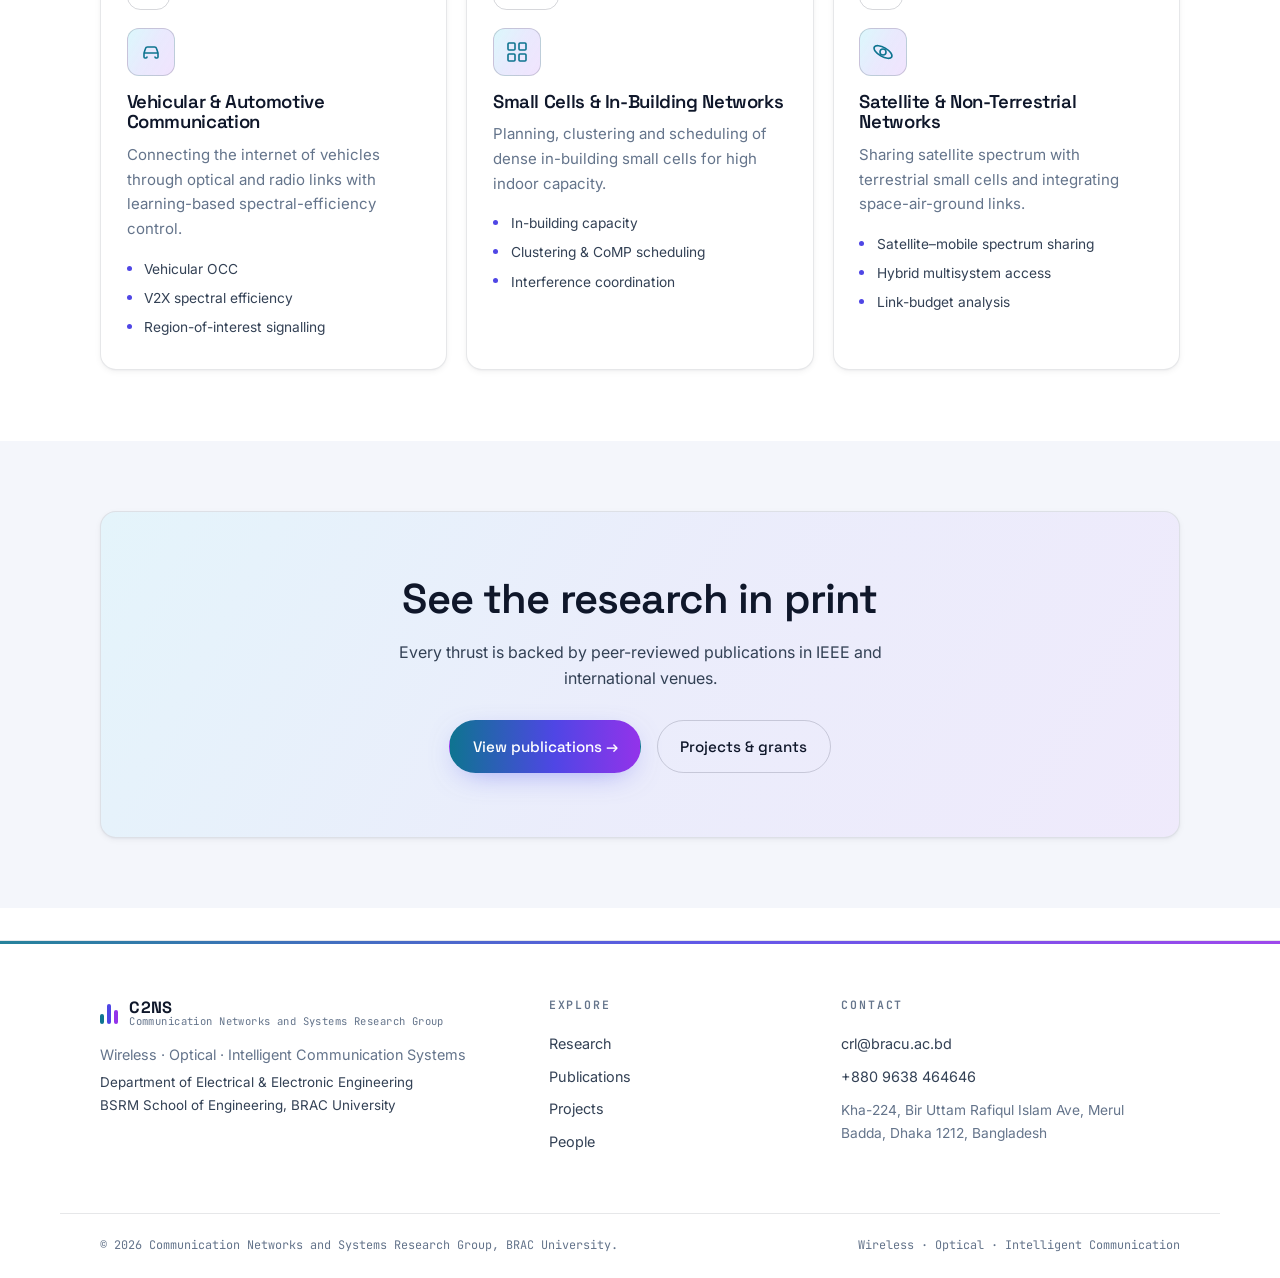
<file: communication-lab/research.html>
<!DOCTYPE html>
<html lang="en">
<head>
  <meta charset="UTF-8">
  <meta name="viewport" content="width=device-width, initial-scale=1.0">
  <meta name="theme-color" content="#060914">
  <title>Research· Communication Networks and Systems Research Group</title>
  <meta name="description" content="Research thrusts of the Communication Systems Research Group: spectrum sharing, machine learning for communication, mmWave/THz, 6G, optical wireless communication, uRLLC, vehicular communications, small cells, and non-terrestrial networks.">
  <link rel="preconnect" href="https://fonts.googleapis.com">
  <link rel="preconnect" href="https://fonts.gstatic.com" crossorigin>
  <link href="https://fonts.googleapis.com/css2?family=Space+Grotesk:wght@400;500;600;700&family=Inter:wght@400;500;600&family=JetBrains+Mono:wght@400;500&display=swap" rel="stylesheet">
  <link rel="stylesheet" href="css/style.css">
</head>
<body data-page="research">
  <div id="site-header"></div>

  <main id="main">
    <section class="pagehead">
      <div class="wrap">
        <p class="eyebrow">Research</p>
        <h1>Across the communication spectrum.</h1>
        <p>Our research thrusts span radio, millimeter-wave, terahertz, and optical communication — unified by the goal of moving more information, more reliably, with limited spectrum.</p>
      </div>
    </section>

    <section class="section">
      <div class="wrap">
        <div class="rgrid" id="allResearch"></div>
      </div>
    </section>

    <section class="section section--alt">
      <div class="wrap">
        <div class="cta reveal">
          <h2>See the research in print</h2>
          <p>Every thrust is backed by peer-reviewed publications in IEEE and international venues.</p>
          <div class="cta__actions">
            <a class="btn btn--primary" href="publications.html">View publications →</a>
            <a class="btn btn--ghost" href="projects.html">Projects &amp; grants</a>
          </div>
        </div>
      </div>
    </section>
  </main>

  <div id="site-footer"></div>
  <script src="js/data.js"></script>
  <script src="js/components.js"></script>
  <script src="js/main.js"></script>
</body>
</html>
</file>
<file: css/style.css>
/* ============================================================================
   Communication Research Lab — signal-domain theme
   Palette : deep navy foundation + spectrum gradient (RF→mmWave→THz→optical)
   Type    : Space Grotesk (display) · Inter (body) · JetBrains Mono (data)
   ========================================================================== */

:root{
  /* surfaces */
  --ink:#ffffff;
  --surface:#ffffff;
  --surface-2:#f5f7fc;
  --surface-3:#eceff6;
  --line:rgba(15,23,42,.10);
  --line-2:rgba(15,23,42,.17);

  /* text */
  --mist:#0f172a;
  --soft:#334155;
  --muted:#64748b;

  /* spectrum accents */
  --rf:#0e7490;         /* cyan  — sub-6 / RF   */
  --mm:#4f46e5;         /* indigo — mmWave      */
  --thz:#9333ea;        /* violet — THz         */
  --signal:#0f766e;     /* teal — signature accent for hero/about */
  --spectrum:linear-gradient(90deg,var(--rf),var(--mm) 55%,var(--thz));
  --spectrum-soft:linear-gradient(120deg,rgba(34,211,238,.16),rgba(99,102,241,.14),rgba(168,85,247,.16));

  --radius:16px;
  --radius-sm:10px;
  --wrap:1160px;
  --ease:cubic-bezier(.2,.7,.2,1);
  --font-d:"Space Grotesk",system-ui,sans-serif;
  --font-b:"Inter",system-ui,sans-serif;
  --font-m:"JetBrains Mono",ui-monospace,monospace;
}

*,*::before,*::after{box-sizing:border-box}
html{scroll-behavior:smooth}
@media (prefers-reduced-motion:reduce){html{scroll-behavior:auto}}
body{
  margin:0;
  font-family:var(--font-b);
  color:var(--soft);
  background:var(--ink);
  line-height:1.65;
  -webkit-font-smoothing:antialiased;
  overflow-x:hidden;
}
img{max-width:100%;display:block}
a{color:inherit;text-decoration:none}
h1,h2,h3,h4{font-family:var(--font-d);color:var(--mist);line-height:1.12;letter-spacing:-.02em;font-weight:600;margin:0}
p{margin:0 0 1rem}
.wrap{width:100%;max-width:var(--wrap);margin-inline:auto;padding-inline:clamp(20px,5vw,40px)}

/* ambient background wash */
body::before{
  content:"";position:fixed;inset:0;z-index:-1;pointer-events:none;
  background:
    radial-gradient(60vw 60vw at 82% -8%,rgba(79,70,229,.06),transparent 60%),
    radial-gradient(50vw 50vw at -6% 12%,rgba(14,116,144,.05),transparent 55%),
    radial-gradient(50vw 40vw at 50% 108%,rgba(147,51,234,.05),transparent 60%);
}

/* recurring signature: thin spectrum band */
.spectrum-bar{display:block;height:3px;width:100%;background:var(--spectrum);opacity:.9}

/* accessibility */
.skip-link{position:absolute;left:-999px;top:0;background:var(--rf);color:#ffffff;padding:.6rem 1rem;border-radius:0 0 8px 0;z-index:200}
.skip-link:focus{left:0}
:focus-visible{outline:2px solid var(--rf);outline-offset:3px;border-radius:4px}

/* ============================ NAV ========================================= */
.nav{position:sticky;top:0;z-index:100;backdrop-filter:blur(14px);
  background:rgba(255,255,255,.72);border-bottom:1px solid transparent;transition:background .3s,border-color .3s}
.nav.is-scrolled{background:rgba(255,255,255,.88);border-bottom-color:var(--line)}
.nav__inner{display:flex;align-items:center;justify-content:space-between;height:70px}
.brand{display:flex;align-items:center;gap:.7rem}
.brand__mark{display:inline-flex;gap:3px;align-items:flex-end;height:22px}
.brand__mark span{width:4px;border-radius:2px;background:var(--spectrum);display:block;animation:eq 1.6s var(--ease) infinite}
.brand__mark span:nth-child(1){height:10px;animation-delay:0s;background:var(--rf)}
.brand__mark span:nth-child(2){height:20px;animation-delay:.2s;background:var(--mm)}
.brand__mark span:nth-child(3){height:14px;animation-delay:.4s;background:var(--thz)}
@keyframes eq{0%,100%{transform:scaleY(.5)}50%{transform:scaleY(1)}}
.brand__text{display:flex;flex-direction:column;line-height:1.05}
.brand__text b{font-family:var(--font-d);font-size:1.02rem;color:var(--mist);letter-spacing:.02em}
.brand__text i{font-style:normal;font-size:.66rem;color:var(--muted);font-family:var(--font-m);letter-spacing:.04em}
.nav__links{display:flex;gap:.35rem;align-items:center}
.nav__links a{font-size:.92rem;color:var(--soft);padding:.5rem .8rem;border-radius:8px;position:relative;transition:color .2s,background .2s}
.nav__links a:hover{color:var(--mist);background:rgba(15,23,42,.05)}
.nav__links a.is-active{color:var(--mist)}
.nav__links a.is-active::after{content:"";position:absolute;left:.8rem;right:.8rem;bottom:.28rem;height:2px;border-radius:2px;background:var(--spectrum)}
.nav__toggle{display:none;flex-direction:column;gap:5px;background:none;border:0;cursor:pointer;padding:8px}
.nav__toggle span{width:24px;height:2px;background:var(--mist);border-radius:2px;transition:transform .3s,opacity .3s}
.nav__toggle.is-open span:nth-child(1){transform:translateY(7px) rotate(45deg)}
.nav__toggle.is-open span:nth-child(2){opacity:0}
.nav__toggle.is-open span:nth-child(3){transform:translateY(-7px) rotate(-45deg)}

@media (max-width:860px){
  .nav__toggle{display:flex}
  .nav__links{position:fixed;inset:70px 0 auto 0;flex-direction:column;align-items:stretch;gap:0;
    background:rgba(255,255,255,.98);backdrop-filter:blur(16px);border-bottom:1px solid var(--line);
    padding:.6rem clamp(20px,5vw,40px) 1.2rem;
    transform:translateY(-14px);opacity:0;pointer-events:none;transition:.28s var(--ease)}
  .nav__links.is-open{transform:none;opacity:1;pointer-events:auto}
  .nav__links a{padding:.85rem .4rem;border-bottom:1px solid var(--line)}
  .nav__links a.is-active::after{display:none}
}

/* ============================ BUTTONS / LINKS ============================= */
.btn{display:inline-flex;align-items:center;gap:.5rem;font-family:var(--font-d);font-weight:500;
  font-size:.95rem;padding:.8rem 1.4rem;border-radius:999px;cursor:pointer;border:1px solid transparent;
  transition:transform .2s,box-shadow .2s,background .2s,border-color .2s}
.btn--primary{background:var(--spectrum);color:#ffffff;box-shadow:0 8px 30px -12px rgba(99,102,241,.7)}
.btn--primary:hover{transform:translateY(-2px);box-shadow:0 14px 40px -12px rgba(99,102,241,.85)}
.btn--ghost{border-color:var(--line-2);color:var(--mist)}
.btn--ghost:hover{border-color:var(--rf);color:var(--rf);transform:translateY(-2px)}
.text-link{font-family:var(--font-d);color:var(--rf);font-weight:500;display:inline-block;transition:.2s}
.text-link:hover{filter:brightness(1.15);transform:translateX(3px)}

/* eyebrow / section heads */
.eyebrow{font-family:var(--font-m);font-size:.72rem;letter-spacing:.28em;text-transform:uppercase;color:var(--rf);margin:0 0 .8rem}
.section{padding:clamp(40px,5.5vw,76px) 0}
.section__head{max-width:660px;margin-bottom:clamp(2rem,5vw,3.4rem)}
.section__head h2{font-size:clamp(1.8rem,4.2vw,2.9rem)}
.section__head p{color:var(--muted);margin-top:.9rem;font-size:1.05rem}
.section--alt{background:#f4f6fb}

/* ============================ HERO ======================================= */
.hero{position:relative;min-height:min(92vh,820px);display:flex;align-items:center;overflow:hidden;border-bottom:1px solid var(--line)}
#heroCanvas{position:absolute;inset:0;width:100%;height:100%;z-index:0}
.hero::after{content:"";position:absolute;inset:0;z-index:1;pointer-events:none;
  background:linear-gradient(180deg,rgba(255,255,255,0),rgba(255,255,255,.5) 72%,#ffffff)}
.hero__inner{position:relative;z-index:2;padding-block:clamp(3rem,8vw,5rem)}
.hero__kicker{display:inline-flex;align-items:center;gap:.6rem;font-family:var(--font-m);font-size:.74rem;
  letter-spacing:.2em;text-transform:uppercase;color:var(--soft);padding:.4rem .9rem;border:1px solid var(--line-2);
  border-radius:999px;background:rgba(11,17,32,.5);margin-bottom:1.5rem}
.hero__kicker::before{content:"";width:7px;height:7px;border-radius:50%;background:var(--rf);box-shadow:0 0 12px var(--rf);animation:pulse 2s infinite}
@keyframes pulse{0%,100%{opacity:1}50%{opacity:.35}}
.hero h1{font-size:clamp(2.3rem,6vw,4.4rem);max-width:15ch;font-weight:600}
.hero h1 .grad{background:var(--spectrum);-webkit-background-clip:text;background-clip:text;color:transparent}
.hero__lead{color:var(--soft);font-size:clamp(1.02rem,1.6vw,1.22rem);max-width:56ch;margin-top:1.5rem}
.hero__cta{display:flex;gap:1rem;flex-wrap:wrap;margin-top:2.2rem}
.hero__scroll{position:absolute;bottom:1.4rem;left:50%;transform:translateX(-50%);z-index:2;
  font-family:var(--font-m);font-size:.66rem;letter-spacing:.3em;text-transform:uppercase;color:var(--muted);
  display:flex;flex-direction:column;align-items:center;gap:.5rem}
.hero__scroll span{width:1px;height:34px;background:linear-gradient(var(--rf),transparent);animation:drop 2s infinite}
@keyframes drop{0%{transform:scaleY(0);transform-origin:top}50%{transform:scaleY(1);transform-origin:top}50.1%{transform-origin:bottom}100%{transform:scaleY(0);transform-origin:bottom}}

/* ============================ STATS ====================================== */
.stats{display:grid;grid-template-columns:repeat(4,1fr);gap:1px;background:var(--line);
  border:1px solid var(--line);border-radius:var(--radius);overflow:hidden}
.stat{background:var(--surface);padding:2rem 1.4rem;text-align:center}
.stat__num{font-family:var(--font-d);font-size:clamp(2rem,4vw,2.9rem);color:var(--mist);font-weight:600;
  background:var(--spectrum);-webkit-background-clip:text;background-clip:text;color:transparent}
.stat__label{font-size:.82rem;color:var(--muted);margin-top:.35rem;letter-spacing:.02em}
@media (max-width:720px){.stats{grid-template-columns:repeat(2,1fr)}}

/* ============================ RESEARCH CARDS ============================= */
.rgrid{display:grid;grid-template-columns:repeat(3,1fr);gap:1.2rem}
@media (max-width:960px){.rgrid{grid-template-columns:repeat(2,1fr)}}
@media (max-width:600px){.rgrid{grid-template-columns:1fr}}
.rcard{position:relative;background:var(--surface);border:1px solid var(--line);border-radius:var(--radius);
  padding:1.7rem 1.6rem 1.9rem;overflow:hidden;transition:transform .3s var(--ease),border-color .3s,background .3s}
.rcard::before{content:"";position:absolute;left:0;top:0;height:100%;width:3px;background:var(--spectrum);
  transform:scaleY(0);transform-origin:top;transition:transform .35s var(--ease)}
.rcard:hover{transform:translateY(-5px);border-color:var(--line-2);background:var(--surface-2)}
.rcard:hover::before{transform:scaleY(1)}
.rcard__band{font-family:var(--font-m);font-size:.66rem;letter-spacing:.14em;text-transform:uppercase;
  color:var(--rf);border:1px solid var(--line-2);border-radius:999px;padding:.24rem .6rem;display:inline-block}
.rcard__icon{width:48px;height:48px;margin:1.1rem 0 1rem;border-radius:12px;display:grid;place-items:center;
  background:var(--spectrum-soft);border:1px solid var(--line-2)}
.rcard__icon svg{width:24px;height:24px;color:var(--rf)}
.rcard h3{font-size:1.16rem;margin-bottom:.6rem}
.rcard p{color:var(--muted);font-size:.94rem;margin-bottom:1rem}
.rcard__pts{list-style:none;margin:0;padding:0;display:flex;flex-direction:column;gap:.4rem}
.rcard__pts li{font-size:.86rem;color:var(--soft);padding-left:1.1rem;position:relative}
.rcard__pts li::before{content:"";position:absolute;left:0;top:.55em;width:5px;height:5px;border-radius:50%;background:var(--mm)}

/* ============================ PEOPLE (brief cards) ======================= */
.people{display:grid;grid-template-columns:1fr 1fr;gap:1.4rem}
@media (max-width:820px){.people{grid-template-columns:1fr}}
.person{display:flex;gap:1.3rem;background:var(--surface);border:1px solid var(--line);border-radius:var(--radius);
  padding:1.5rem;transition:transform .3s var(--ease),border-color .3s}
.person:hover{transform:translateY(-4px);border-color:var(--line-2)}
.person__photo{position:relative;flex:0 0 104px;height:104px;border-radius:14px;overflow:hidden;border:1px solid var(--line-2)}
.person__photo img{width:100%;height:100%;object-fit:cover}
.person__mono{position:absolute;inset:0;display:grid;place-items:center;font-family:var(--font-d);font-size:2rem;
  color:var(--mist);background:var(--spectrum-soft)}
.person__body h3{font-size:1.18rem}
.person__role{color:var(--rf);font-size:.82rem;font-family:var(--font-m);letter-spacing:.02em;margin:.2rem 0 .7rem}
.person__short{color:var(--muted);font-size:.9rem;margin-bottom:.9rem}
.person__links{display:flex;gap:1rem;margin-top:.3rem}
.person__links a{font-size:.82rem;color:var(--rf);font-family:var(--font-d)}
.person__links a:hover{filter:brightness(1.2)}

.chips{display:flex;flex-wrap:wrap;gap:.4rem}
.chip{font-family:var(--font-m);font-size:.68rem;letter-spacing:.02em;color:var(--soft);
  background:rgba(99,102,241,.1);border:1px solid var(--line-2);border-radius:999px;padding:.24rem .62rem}

/* ============================ DOSSIER (people page) ===================== */
.dossier{display:grid;grid-template-columns:290px 1fr;gap:2.4rem;padding:clamp(2rem,4vw,3rem);
  background:var(--surface);border:1px solid var(--line);border-radius:var(--radius);margin-bottom:2rem;scroll-margin-top:90px}
@media (max-width:820px){.dossier{grid-template-columns:1fr;gap:1.6rem}}
.dossier__photo{position:relative;aspect-ratio:1;border-radius:var(--radius);overflow:hidden;border:1px solid var(--line-2)}
.dossier__photo img{width:100%;height:100%;object-fit:cover}
.dossier__meta{display:flex;gap:1.4rem;margin:1.2rem 0;padding:0}
.dossier__meta div{display:flex;flex-direction:column}
.dossier__meta dt{font-family:var(--font-m);font-size:.66rem;letter-spacing:.14em;text-transform:uppercase;color:var(--muted)}
.dossier__meta dd{margin:0;font-family:var(--font-d);color:var(--mist);font-size:1.05rem}
.dossier__links{display:flex;flex-direction:column;gap:.5rem;margin-bottom:1.4rem}
.dossier__links a{font-size:.86rem;color:var(--rf);font-family:var(--font-d)}
.dossier__stats{display:grid;grid-template-columns:1fr 1fr;gap:1px;background:var(--line);border:1px solid var(--line);border-radius:12px;overflow:hidden}
.dossier__stats div{background:var(--surface-2);padding:.9rem;text-align:center}
.dossier__stats b{display:block;font-family:var(--font-d);font-size:1.15rem;color:var(--mist);
  background:var(--spectrum);-webkit-background-clip:text;background-clip:text;color:transparent}
.dossier__stats span{font-size:.68rem;color:var(--muted)}
.dossier__main h2{font-size:clamp(1.6rem,3.4vw,2.3rem);margin-bottom:1rem}
.dossier__main p{color:var(--soft);font-size:.98rem}
.dossier__h{font-family:var(--font-d);color:var(--mist);font-size:1.05rem;margin:1.8rem 0 .9rem;
  padding-top:1.4rem;border-top:1px solid var(--line);letter-spacing:.01em}
.timeline{list-style:none;margin:0 0 .5rem;padding:0;display:flex;flex-direction:column;gap:.9rem}
.timeline li{display:grid;grid-template-columns:64px 1fr;gap:1rem;align-items:baseline}
.timeline__year{font-family:var(--font-m);font-size:.8rem;color:var(--rf)}
.timeline b{color:var(--mist);font-weight:600;display:block;font-family:var(--font-d);font-size:.96rem}
.timeline em{color:var(--muted);font-style:normal;font-size:.86rem}
.tick{list-style:none;margin:0;padding:0;display:grid;grid-template-columns:1fr 1fr;gap:.55rem}
@media (max-width:620px){.tick{grid-template-columns:1fr}}
.tick li{position:relative;padding-left:1.4rem;font-size:.9rem;color:var(--soft)}
.tick li::before{content:"";position:absolute;left:0;top:.5em;width:8px;height:8px;border-radius:2px;background:var(--spectrum)}

/* ============================ PUBLICATIONS =============================== */
.pubtools{display:flex;flex-wrap:wrap;gap:1rem;justify-content:space-between;align-items:center;margin-bottom:2rem}
.pubfilters{display:flex;flex-wrap:wrap;gap:.4rem}
.pubfilters .fgroup{display:flex;gap:.3rem;flex-wrap:wrap;padding-right:.7rem;margin-right:.4rem;border-right:1px solid var(--line)}
.pubfilters .fgroup:last-child{border-right:0}
.fbtn{font-family:var(--font-m);font-size:.74rem;color:var(--muted);background:transparent;border:1px solid var(--line);
  border-radius:999px;padding:.4rem .8rem;cursor:pointer;transition:.2s}
.fbtn:hover{color:var(--mist);border-color:var(--line-2)}
.fbtn.is-on{color:#ffffff;background:var(--spectrum);border-color:transparent}
.pubsearch{background:var(--surface);border:1px solid var(--line);border-radius:999px;padding:.55rem 1rem;
  color:var(--mist);font-family:var(--font-b);font-size:.86rem;min-width:210px}
.pubsearch::placeholder{color:var(--muted)}
.pubsearch:focus{outline:none;border-color:var(--rf)}

.publist{list-style:none;margin:0;padding:0}
.pub{display:grid;grid-template-columns:70px 1fr;gap:1.2rem;padding:1.4rem 0;border-bottom:1px solid var(--line)}
.pub__year{font-family:var(--font-m);font-size:.9rem;color:var(--rf);padding-top:.2rem}
.pub__tags{display:flex;flex-wrap:wrap;gap:.5rem;align-items:center;margin-bottom:.45rem}
.pub__badge{font-family:var(--font-m);font-size:.62rem;letter-spacing:.1em;text-transform:uppercase;padding:.2rem .5rem;border-radius:5px;border:1px solid var(--line-2)}
.pub__badge--journal{color:var(--rf);border-color:rgba(34,211,238,.4)}
.pub__badge--conference{color:var(--mm);border-color:rgba(99,102,241,.45)}
.pub__badge--patent{color:var(--thz);border-color:rgba(168,85,247,.45)}
.pub__badge--status{color:#22c55e; border-color:#22c55e55;}
/* Quartile badge (common style) */
.pub__badge--quartile{font-weight:600;}
/* Q1 */
.pub__badge--q1{color:#22c55e; border-color:rgba(34,197,94,.45); background:rgba(34,197,94,.08);}
/* Q2 */
.pub__badge--q2{color:#3b82f6; border-color:rgba(59,130,246,.45); background:rgba(59,130,246,.08);}
/* Q3 */
.pub__badge--q3{color:#f59e0b; border-color:rgba(245,158,11,.45); background:rgba(245,158,11,.08);}
/* Q4 */
.pub__badge--q4{ color:#9ca3af; border-color:rgba(156,163,175,.45); background:rgba(156,163,175,.08);}
.pub__who{font-size:.76rem;color:var(--muted)}
.pub__award{font-size:.72rem;color:#fcd34d;font-family:var(--font-m)}
.pub__title{margin:0 0 .3rem;font-family:var(--font-d);color:var(--mist);font-size:1.04rem;line-height:1.35;font-weight:500}
.pub__title a:hover{color:var(--rf)}
.pub__meta{margin:0;font-size:.86rem;color:var(--muted)}
.pub__authors{color:var(--soft)}
.pub__who{display:none;}
#pubEmpty{display:none;padding:2rem 0;color:var(--muted);font-family:var(--font-m)}
@media (max-width:600px){.pub{grid-template-columns:1fr;gap:.5rem}.pub__year{padding-top:0}}

/* ============================ PROJECTS =================================== */
.pgrid{display:grid; grid-template-columns:1fr; gap:2rem; max-width:1200px; margin:0 auto;}
@media (max-width:820px){.pgrid{grid-template-columns:1fr}}
.proj{background:var(--surface);border:1px solid var(--line);border-radius:var(--radius);overflow:hidden;
  display:flex;flex-direction:column;
  transition:transform .3s var(--ease),border-color .3s,box-shadow .3s}
.proj:hover{transform:translateY(-4px);border-color:var(--signal);box-shadow:0 20px 44px -26px rgba(15,23,42,.4)}
.proj__fig{height:420px;background:#fff;border-bottom:1px solid var(--line);
  display:flex;align-items:center;justify-content:center;padding:1rem;overflow:hidden}
.proj__fig img{max-width:100%;max-height:100%;object-fit:contain;display:block}
.proj{max-width:1200px; margin:auto;}
.proj__fig--ph{background:var(--spectrum-soft);border-bottom:1px solid var(--line)}
.proj__fig--ph span{font-family:var(--font-m);font-size:.72rem;letter-spacing:.12em;text-transform:uppercase;color:var(--rf)}
.proj__pad{padding:1.5rem 1.6rem 1.6rem;display:flex;flex-direction:column;flex:1}
.proj__top{display:flex;justify-content:space-between;gap:1rem;margin-bottom:.9rem;align-items:center}
.proj__role{font-family:var(--font-m);font-size:.68rem;letter-spacing:.1em;text-transform:uppercase;color:var(--rf);
  border:1px solid var(--line-2);border-radius:999px;padding:.24rem .6rem}
.proj__period{font-family:var(--font-m);font-size:.76rem;color:var(--muted)}
.proj h3{font-size:1.12rem;margin-bottom:.4rem;line-height:1.25}
.proj__org{color:var(--rf);font-size:.84rem;margin-bottom:.7rem}
.proj__desc{color:var(--muted);font-size:.9rem;margin-bottom:1rem}
.proj__pi{font-family:var(--font-m);font-size:.74rem;color:var(--soft);margin:auto 0 0;padding-top:.9rem;border-top:1px solid var(--line)}

/* ============================ ABOUT / PROSE ============================== */
.lead-block{max-width:760px}
.lead-block p{font-size:1.12rem;color:var(--soft)}
.pillars{display:grid;grid-template-columns:repeat(3,1fr);gap:1.2rem;margin-top:1rem}
@media (max-width:820px){.pillars{grid-template-columns:1fr}}
.pillar{background:var(--surface);border:1px solid var(--line);border-radius:var(--radius);padding:1.6rem}
.pillar__n{font-family:var(--font-m);font-size:.8rem;color:var(--rf)}
.pillar h3{font-size:1.15rem;margin:.6rem 0 .5rem}
.pillar p{color:var(--muted);font-size:.92rem;margin:0}
.mission{display:grid;grid-template-columns:1.3fr 1fr;gap:2.4rem;align-items:center;
  background:var(--surface);border:1px solid var(--line);border-radius:var(--radius);padding:clamp(1.6rem,4vw,3rem)}
@media (max-width:820px){.mission{grid-template-columns:1fr;gap:1.4rem}}
.mission h2{font-size:clamp(1.5rem,3vw,2.1rem);margin-bottom:1rem}
.mission p{color:var(--soft)}
.spectrum-viz{display:flex;flex-direction:column;gap:.7rem}
.spectrum-viz .band{display:flex;align-items:center;gap:.9rem}
.spectrum-viz .band b{font-family:var(--font-m);font-size:.72rem;color:var(--muted);width:74px}
.spectrum-viz .band .track{flex:1;height:8px;border-radius:999px;background:rgba(15,23,42,.08);overflow:hidden}
.spectrum-viz .band .fill{height:100%;border-radius:999px;background:var(--spectrum);width:0;transition:width 1.1s var(--ease)}
.reveal.is-in .spectrum-viz .band .fill{width:var(--w,70%)}

/* ============================ CTA / CONTACT ============================== */
.cta{position:relative;background:var(--surface-2);border:1px solid var(--line);border-radius:var(--radius);
  padding:clamp(2.4rem,6vw,4rem);text-align:center;overflow:hidden}
.cta::before{content:"";position:absolute;inset:0;background:var(--spectrum-soft);opacity:.5}
.cta > *{position:relative}
.cta h2{font-size:clamp(1.7rem,4vw,2.6rem)}
.cta p{color:var(--soft);max-width:52ch;margin:1rem auto 1.8rem}
.cta__actions{display:flex;gap:1rem;justify-content:center;flex-wrap:wrap}

.contact-grid{display:grid;grid-template-columns:1fr 1fr;gap:2rem}
@media (max-width:820px){.contact-grid{grid-template-columns:1fr}}
.contact-card{background:var(--surface);border:1px solid var(--line);border-radius:var(--radius);padding:2rem}
.contact-card h3{font-size:1.2rem;margin-bottom:1.2rem}
.contact-row{display:flex;gap:1rem;padding:.9rem 0;border-bottom:1px solid var(--line)}
.contact-row:last-child{border-bottom:0}
.contact-row .k{font-family:var(--font-m);font-size:.7rem;letter-spacing:.12em;text-transform:uppercase;color:var(--rf);width:88px;flex:0 0 88px;padding-top:.2rem}
.contact-row .v{color:var(--soft)}
.contact-row .v a:hover{color:var(--rf)}
.map{border:1px solid var(--line);border-radius:var(--radius);overflow:hidden;min-height:340px}
.map iframe{width:100%;height:100%;min-height:340px;border:0;filter:grayscale(.3) invert(.9) hue-rotate(180deg) contrast(.9)}

/* ============================ FOOTER ==================================== */
.foot{background:var(--surface);border-top:1px solid var(--line);margin-top:2rem}
.foot__grid{display:grid;grid-template-columns:1.6fr 1fr 1.3fr;gap:2rem;padding-block:clamp(2.4rem,5vw,3.4rem)}
@media (max-width:820px){.foot__grid{grid-template-columns:1fr;gap:1.6rem}}
.brand--foot{margin-bottom:1rem}
.foot__brand p{color:var(--muted);font-size:.9rem;margin:.3rem 0}
.foot__inst{font-size:.84rem !important;color:var(--soft) !important}
.foot__col h4{font-family:var(--font-m);font-size:.72rem;letter-spacing:.16em;text-transform:uppercase;color:var(--muted);margin-bottom:1rem}
.foot__col a{display:block;color:var(--soft);font-size:.9rem;padding:.28rem 0;transition:color .2s}
.foot__col a:hover{color:var(--rf)}
.foot__addr{display:block;color:var(--muted);font-size:.86rem;margin-top:.4rem;max-width:34ch}
.foot__base{display:flex;justify-content:space-between;gap:1rem;flex-wrap:wrap;padding-block:1.4rem;
  border-top:1px solid var(--line);font-family:var(--font-m);font-size:.74rem;color:var(--muted)}

/* ============================ REVEAL ANIM =============================== */
.reveal{opacity:0;transform:translateY(22px);transition:opacity .6s var(--ease),transform .6s var(--ease);transition-delay:calc(var(--i,0)*60ms)}
.reveal.is-in{opacity:1;transform:none}
@media (prefers-reduced-motion:reduce){
  .reveal{opacity:1;transform:none;transition:none}
  .brand__mark span,.hero__kicker::before,.hero__scroll span{animation:none}
}

/* page intro band shared by inner pages */
.pagehead{position:relative;padding:clamp(4.5rem,10vw,7rem) 0 clamp(2.5rem,5vw,3.5rem);border-bottom:1px solid var(--line);overflow:hidden}
.pagehead::before{content:"";position:absolute;inset:0;background:var(--spectrum-soft);opacity:.4;z-index:-1}
.pagehead h1{font-size:clamp(2.1rem,5.5vw,3.6rem);max-width:16ch}
.pagehead p{color:var(--soft);max-width:60ch;margin-top:1rem;font-size:1.08rem}

/* ============================================================================
   Hero + About redesign (matches signals/connect + "what we care about")
   ========================================================================== */

/* colored, bold lab-member names in publications & projects */
.member{color:var(--signal);font-weight:700}
.proj__pi .member{font-family:var(--font-m);font-size:.82rem}

/* signal eyebrow: teal with a leading dash */
.eyebrow--signal{color:var(--signal);display:inline-flex;align-items:center;gap:.7rem}
.eyebrow--signal::before{content:"";width:30px;height:1px;background:var(--signal);opacity:.85}
.hero .eyebrow--signal{margin-bottom:1.4rem}

/* hero headline rainbow word + solid-teal primary button (as in the mock) */
.hero h1 .grad{background:linear-gradient(90deg,#7c3aed 0%,#4f46e5 22%,#0891b2 48%,#0d9488 68%,#16a34a 84%,#d97706 100%);
  -webkit-background-clip:text;background-clip:text;color:transparent}
.hero .btn--primary{background:var(--signal);color:#ffffff;box-shadow:0 10px 30px -12px rgba(13,148,136,.5)}
.hero .btn--primary:hover{box-shadow:0 16px 44px -12px rgba(45,212,191,.8)}

/* spectrum band under the hero CTA */
.spectrum-band{margin-top:clamp(2.4rem,6vw,3.6rem);max-width:760px}
.spectrum-band__bar{display:block;height:5px;border-radius:999px;
  background:linear-gradient(90deg,#7c3aed,#4f46e5 22%,#0891b2 48%,#0d9488 68%,#16a34a 84%,#d97706 100%)}
.spectrum-band__ticks{display:flex;justify-content:space-between;margin-top:.7rem;
  font-family:var(--font-m);font-size:.68rem;letter-spacing:.06em;color:var(--muted)}
@media (max-width:560px){.spectrum-band__ticks span:nth-child(2),.spectrum-band__ticks span:nth-child(3){display:none}}

/* about: two-column intro + "what we care about" card */
.about-grid{display:grid;grid-template-columns:1.15fr .85fr;gap:clamp(2rem,5vw,4rem);align-items:start}
@media (max-width:900px){.about-grid{grid-template-columns:1fr}}
.about-grid__intro h2{font-size:clamp(1.9rem,4.4vw,3rem);margin-bottom:1.4rem}
.about-grid__intro p{color:var(--muted);margin-bottom:1.1rem}
.about-grid__intro strong{color:var(--mist);font-weight:600}
.care-card{position:relative;background:var(--surface);border:1px solid var(--line);
  border-radius:var(--radius);padding:2rem 1.9rem;overflow:hidden}
.care-card::before{content:"";position:absolute;left:0;top:0;right:0;height:2px;
  background:linear-gradient(90deg,#7c3aed,#0891b2 45%,#0d9488 70%,#d97706)}
.care-card h3{font-size:1.25rem;margin-bottom:.4rem}
.care-card__sub{color:var(--muted);font-size:.92rem;margin-bottom:1.4rem}
.care-list{list-style:none;margin:0;padding:0;display:flex;flex-direction:column;gap:1.05rem}
.care-list li{display:flex;gap:.85rem;align-items:flex-start;color:var(--muted);font-size:.95rem;line-height:1.5}
.care-list strong{color:var(--mist);font-weight:600}
.care-dot{flex:0 0 8px;width:8px;height:8px;margin-top:.5rem;border-radius:50%;
  background:var(--signal);box-shadow:0 0 8px rgba(13,148,136,.45)}

/* ============================================================================
   Team placeholders (RA / collaborators) + pagination
   ========================================================================== */
.teamgrid{display:grid;grid-template-columns:repeat(3,1fr);gap:1.5rem}
@media (max-width:900px){.teamgrid{grid-template-columns:repeat(2,1fr)}}
@media (max-width:600px){.teamgrid{grid-template-columns:1fr}}
.tcard{display:flex;flex-direction:column;background:var(--surface);border:1px solid var(--line);
  border-radius:18px;overflow:hidden;
  transition:transform .3s var(--ease),border-color .3s,box-shadow .3s}
.tcard:hover{transform:translateY(-4px);border-color:var(--signal);box-shadow:0 20px 44px -24px rgba(15,23,42,.4)}
.tcard__photo{aspect-ratio:1/1;background:var(--surface-2);overflow:hidden}
.tcard__photo img{width:100%;height:100%;object-fit:cover;display:block}
.tcard__ph{width:100%;height:100%;display:grid;place-items:center;font-family:var(--font-d);
  font-size:2.8rem;color:var(--signal);background:var(--spectrum-soft)}
.tcard__body{padding:1.3rem 1.4rem 1.5rem;display:flex;flex-direction:column}
.tcard__name{font-size:1.14rem;color:var(--mist);margin:0 0 .2rem}
.tcard__role{font-family:var(--font-m);font-size:.76rem;color:var(--rf);letter-spacing:.02em;margin:0 0 .3rem}
.tcard__dept{font-size:.82rem;color:var(--muted);margin:0}
.tcard__sup{font-family:var(--font-m);font-size:.58rem;letter-spacing:.08em;text-transform:uppercase;
  color:var(--muted);margin:.5rem 0 0}
.tcard__area{font-size:.85rem;color:var(--soft);margin:.6rem 0 0;line-height:1.5;
  display:-webkit-box;-webkit-line-clamp:3;-webkit-box-orient:vertical;overflow:hidden}
.tcard__icons{display:flex;flex-wrap:wrap;gap:.5rem;margin:1rem 0 .1rem}
.tcard__ico{width:34px;height:34px;border-radius:50%;display:grid;place-items:center;background:var(--c,var(--signal));
  color:#fff;font-family:var(--font-m);font-size:.6rem;font-weight:700;text-decoration:none;transition:transform .2s}
.tcard__ico:hover{transform:translateY(-2px)}
.tcard__btn{margin-top:1.1rem;display:inline-flex;align-items:center;justify-content:center;gap:.4rem;
  padding:.72rem 1rem;border-radius:11px;background:var(--rf);color:#fff;font-family:var(--font-d);
  font-size:.9rem;text-decoration:none;transition:filter .2s}
.tcard__btn:hover{filter:brightness(1.1)}
.tcard__btn--soft{background:var(--surface-2);color:var(--mist);border:1px solid var(--line-2)}

/* pagination */
.pagination{display:flex;flex-wrap:wrap;gap:.4rem;justify-content:center;align-items:center;
  margin-top:2.4rem}
.pagination:empty{display:none}
.pagebtn{min-width:38px;height:38px;padding:0 .6rem;border-radius:10px;cursor:pointer;
  font-family:var(--font-m);font-size:.85rem;color:var(--soft);
  background:var(--surface);border:1px solid var(--line-2);transition:all .2s var(--ease)}
.pagebtn:hover:not(:disabled):not(.is-active){color:var(--mist);border-color:var(--rf)}
.pagebtn.is-active{background:var(--signal);border-color:var(--signal);color:#ffffff;font-weight:700}
.pagebtn:disabled{opacity:.35;cursor:not-allowed}
.pagegap{color:var(--muted);padding:0 .3rem;font-family:var(--font-m)}

/* home About: keep the "what we care about" card on the right, trim the
   empty space below the section */
#about{padding-block:clamp(40px,5.5vw,76px) clamp(16px,2vw,28px)}
#about .about-grid{align-items:center}
#about .care-card{margin-left:auto;width:100%}

/* light-theme depth: keep white cards legible on white */
.rcard,.person,.dossier,.proj,.pillar,.cta,.contact-card,.care-card,.tcard,.pubsearch,.stat,.dossier__stats{box-shadow:0 1px 2px rgba(15,23,42,.04),0 2px 6px rgba(15,23,42,.05)}

.pagehead__grid{display:grid;grid-template-columns:1fr;gap:2rem;align-items:center}
@media (min-width:920px){ .pagehead__grid{grid-template-columns:1.05fr .95fr} }
.pubstats{display:grid;grid-template-columns:repeat(3,1fr);gap:.7rem}
.pubstats__cell{background:var(--surface-2);border:1px solid var(--line);border-radius:14px;padding:1rem .7rem;text-align:center}
.pubstats__cell b{display:block;font-family:var(--font-d);font-size:1.7rem;line-height:1;margin-bottom:.35rem;background:var(--spectrum);-webkit-background-clip:text;background-clip:text;color:transparent}
.pubstats__cell span{font-family:var(--font-m);font-size:.6rem;letter-spacing:.1em;text-transform:uppercase;color:var(--muted)}
@media (max-width:420px){ .pubstats{grid-template-columns:repeat(2,1fr)} }
.contact-emails{display:flex;flex-direction:column;gap:.3rem}
.brand__logo{width:30px;height:30px;display:block;flex:0 0 auto}
.brand--foot .brand__logo{width:32px;height:32px}
.pagehead h1{white-space:nowrap}

body[data-page="people"] .pagehead h1{max-width:none;font-size:clamp(1.7rem,4.6vw,3rem)}
@media (min-width:760px){ body[data-page="people"] .pagehead h1{white-space:nowrap} }
.brand__logo{width:34px;height:34px;border-radius:9px;object-fit:cover;display:block;flex:0 0 auto;box-shadow:0 1px 3px rgba(15,23,42,.18)}
.brand--foot .brand__logo{width:36px;height:36px}

.brand{gap:.8rem}
.brand__logo{width:44px;height:44px;border-radius:11px;object-fit:cover;display:block;flex:0 0 auto;box-shadow:0 1px 4px rgba(15,23,42,.2)}
.brand--foot .brand__logo{width:44px;height:44px}
.teamcat{margin-bottom:2.6rem}
.teamcat:last-child{margin-bottom:0}
.teamcat__title{font-family:var(--font-m);font-size:.8rem;letter-spacing:.12em;text-transform:uppercase;color:var(--rf);margin:0 0 1.2rem;padding-bottom:.55rem;border-bottom:1px solid var(--line)}
</file>
<file: communication-lab/css/style.css>
/* ============================================================================
   Communication Research Lab — signal-domain theme
   Palette : deep navy foundation + spectrum gradient (RF→mmWave→THz→optical)
   Type    : Space Grotesk (display) · Inter (body) · JetBrains Mono (data)
   ========================================================================== */

:root{
  /* surfaces */
  --ink:#ffffff;
  --surface:#ffffff;
  --surface-2:#f5f7fc;
  --surface-3:#eceff6;
  --line:rgba(15,23,42,.10);
  --line-2:rgba(15,23,42,.17);

  /* text */
  --mist:#0f172a;
  --soft:#334155;
  --muted:#64748b;

  /* spectrum accents */
  --rf:#0e7490;         /* cyan  — sub-6 / RF   */
  --mm:#4f46e5;         /* indigo — mmWave      */
  --thz:#9333ea;        /* violet — THz         */
  --signal:#0f766e;     /* teal — signature accent for hero/about */
  --spectrum:linear-gradient(90deg,var(--rf),var(--mm) 55%,var(--thz));
  --spectrum-soft:linear-gradient(120deg,rgba(34,211,238,.16),rgba(99,102,241,.14),rgba(168,85,247,.16));

  --radius:16px;
  --radius-sm:10px;
  --wrap:1160px;
  --ease:cubic-bezier(.2,.7,.2,1);
  --font-d:"Space Grotesk",system-ui,sans-serif;
  --font-b:"Inter",system-ui,sans-serif;
  --font-m:"JetBrains Mono",ui-monospace,monospace;
}

*,*::before,*::after{box-sizing:border-box}
html{scroll-behavior:smooth}
@media (prefers-reduced-motion:reduce){html{scroll-behavior:auto}}
body{
  margin:0;
  font-family:var(--font-b);
  color:var(--soft);
  background:var(--ink);
  line-height:1.65;
  -webkit-font-smoothing:antialiased;
  overflow-x:hidden;
}
img{max-width:100%;display:block}
a{color:inherit;text-decoration:none}
h1,h2,h3,h4{font-family:var(--font-d);color:var(--mist);line-height:1.12;letter-spacing:-.02em;font-weight:600;margin:0}
p{margin:0 0 1rem}
.wrap{width:100%;max-width:var(--wrap);margin-inline:auto;padding-inline:clamp(20px,5vw,40px)}

/* ambient background wash */
body::before{
  content:"";position:fixed;inset:0;z-index:-1;pointer-events:none;
  background:
    radial-gradient(60vw 60vw at 82% -8%,rgba(79,70,229,.06),transparent 60%),
    radial-gradient(50vw 50vw at -6% 12%,rgba(14,116,144,.05),transparent 55%),
    radial-gradient(50vw 40vw at 50% 108%,rgba(147,51,234,.05),transparent 60%);
}

/* recurring signature: thin spectrum band */
.spectrum-bar{display:block;height:3px;width:100%;background:var(--spectrum);opacity:.9}

/* accessibility */
.skip-link{position:absolute;left:-999px;top:0;background:var(--rf);color:#ffffff;padding:.6rem 1rem;border-radius:0 0 8px 0;z-index:200}
.skip-link:focus{left:0}
:focus-visible{outline:2px solid var(--rf);outline-offset:3px;border-radius:4px}

/* ============================ NAV ========================================= */
.nav{position:sticky;top:0;z-index:100;backdrop-filter:blur(14px);
  background:rgba(255,255,255,.72);border-bottom:1px solid transparent;transition:background .3s,border-color .3s}
.nav.is-scrolled{background:rgba(255,255,255,.88);border-bottom-color:var(--line)}
.nav__inner{display:flex;align-items:center;justify-content:space-between;height:70px}
.brand{display:flex;align-items:center;gap:.7rem}
.brand__mark{display:inline-flex;gap:3px;align-items:flex-end;height:22px}
.brand__mark span{width:4px;border-radius:2px;background:var(--spectrum);display:block;animation:eq 1.6s var(--ease) infinite}
.brand__mark span:nth-child(1){height:10px;animation-delay:0s;background:var(--rf)}
.brand__mark span:nth-child(2){height:20px;animation-delay:.2s;background:var(--mm)}
.brand__mark span:nth-child(3){height:14px;animation-delay:.4s;background:var(--thz)}
@keyframes eq{0%,100%{transform:scaleY(.5)}50%{transform:scaleY(1)}}
.brand__text{display:flex;flex-direction:column;line-height:1.05}
.brand__text b{font-family:var(--font-d);font-size:1.02rem;color:var(--mist);letter-spacing:.02em}
.brand__text i{font-style:normal;font-size:.66rem;color:var(--muted);font-family:var(--font-m);letter-spacing:.04em}
.nav__links{display:flex;gap:.35rem;align-items:center}
.nav__links a{font-size:.92rem;color:var(--soft);padding:.5rem .8rem;border-radius:8px;position:relative;transition:color .2s,background .2s}
.nav__links a:hover{color:var(--mist);background:rgba(15,23,42,.05)}
.nav__links a.is-active{color:var(--mist)}
.nav__links a.is-active::after{content:"";position:absolute;left:.8rem;right:.8rem;bottom:.28rem;height:2px;border-radius:2px;background:var(--spectrum)}
.nav__toggle{display:none;flex-direction:column;gap:5px;background:none;border:0;cursor:pointer;padding:8px}
.nav__toggle span{width:24px;height:2px;background:var(--mist);border-radius:2px;transition:transform .3s,opacity .3s}
.nav__toggle.is-open span:nth-child(1){transform:translateY(7px) rotate(45deg)}
.nav__toggle.is-open span:nth-child(2){opacity:0}
.nav__toggle.is-open span:nth-child(3){transform:translateY(-7px) rotate(-45deg)}

@media (max-width:860px){
  .nav__toggle{display:flex}
  .nav__links{position:fixed;inset:70px 0 auto 0;flex-direction:column;align-items:stretch;gap:0;
    background:rgba(255,255,255,.98);backdrop-filter:blur(16px);border-bottom:1px solid var(--line);
    padding:.6rem clamp(20px,5vw,40px) 1.2rem;
    transform:translateY(-14px);opacity:0;pointer-events:none;transition:.28s var(--ease)}
  .nav__links.is-open{transform:none;opacity:1;pointer-events:auto}
  .nav__links a{padding:.85rem .4rem;border-bottom:1px solid var(--line)}
  .nav__links a.is-active::after{display:none}
}

/* ============================ BUTTONS / LINKS ============================= */
.btn{display:inline-flex;align-items:center;gap:.5rem;font-family:var(--font-d);font-weight:500;
  font-size:.95rem;padding:.8rem 1.4rem;border-radius:999px;cursor:pointer;border:1px solid transparent;
  transition:transform .2s,box-shadow .2s,background .2s,border-color .2s}
.btn--primary{background:var(--spectrum);color:#ffffff;box-shadow:0 8px 30px -12px rgba(99,102,241,.7)}
.btn--primary:hover{transform:translateY(-2px);box-shadow:0 14px 40px -12px rgba(99,102,241,.85)}
.btn--ghost{border-color:var(--line-2);color:var(--mist)}
.btn--ghost:hover{border-color:var(--rf);color:var(--rf);transform:translateY(-2px)}
.text-link{font-family:var(--font-d);color:var(--rf);font-weight:500;display:inline-block;transition:.2s}
.text-link:hover{filter:brightness(1.15);transform:translateX(3px)}

/* eyebrow / section heads */
.eyebrow{font-family:var(--font-m);font-size:.72rem;letter-spacing:.28em;text-transform:uppercase;color:var(--rf);margin:0 0 .8rem}
.section{padding:clamp(40px,5.5vw,76px) 0}
.section__head{max-width:660px;margin-bottom:clamp(2rem,5vw,3.4rem)}
.section__head h2{font-size:clamp(1.8rem,4.2vw,2.9rem)}
.section__head p{color:var(--muted);margin-top:.9rem;font-size:1.05rem}
.section--alt{background:#f4f6fb}

/* ============================ HERO ======================================= */
.hero{position:relative;min-height:min(92vh,820px);display:flex;align-items:center;overflow:hidden;border-bottom:1px solid var(--line)}
#heroCanvas{position:absolute;inset:0;width:100%;height:100%;z-index:0}
.hero::after{content:"";position:absolute;inset:0;z-index:1;pointer-events:none;
  background:linear-gradient(180deg,rgba(255,255,255,0),rgba(255,255,255,.5) 72%,#ffffff)}
.hero__inner{position:relative;z-index:2;padding-block:clamp(3rem,8vw,5rem)}
.hero__kicker{display:inline-flex;align-items:center;gap:.6rem;font-family:var(--font-m);font-size:.74rem;
  letter-spacing:.2em;text-transform:uppercase;color:var(--soft);padding:.4rem .9rem;border:1px solid var(--line-2);
  border-radius:999px;background:rgba(11,17,32,.5);margin-bottom:1.5rem}
.hero__kicker::before{content:"";width:7px;height:7px;border-radius:50%;background:var(--rf);box-shadow:0 0 12px var(--rf);animation:pulse 2s infinite}
@keyframes pulse{0%,100%{opacity:1}50%{opacity:.35}}
.hero h1{font-size:clamp(2.3rem,6vw,4.4rem);max-width:15ch;font-weight:600}
.hero h1 .grad{background:var(--spectrum);-webkit-background-clip:text;background-clip:text;color:transparent}
.hero__lead{color:var(--soft);font-size:clamp(1.02rem,1.6vw,1.22rem);max-width:56ch;margin-top:1.5rem}
.hero__cta{display:flex;gap:1rem;flex-wrap:wrap;margin-top:2.2rem}
.hero__scroll{position:absolute;bottom:1.4rem;left:50%;transform:translateX(-50%);z-index:2;
  font-family:var(--font-m);font-size:.66rem;letter-spacing:.3em;text-transform:uppercase;color:var(--muted);
  display:flex;flex-direction:column;align-items:center;gap:.5rem}
.hero__scroll span{width:1px;height:34px;background:linear-gradient(var(--rf),transparent);animation:drop 2s infinite}
@keyframes drop{0%{transform:scaleY(0);transform-origin:top}50%{transform:scaleY(1);transform-origin:top}50.1%{transform-origin:bottom}100%{transform:scaleY(0);transform-origin:bottom}}

/* ============================ STATS ====================================== */
.stats{display:grid;grid-template-columns:repeat(4,1fr);gap:1px;background:var(--line);
  border:1px solid var(--line);border-radius:var(--radius);overflow:hidden}
.stat{background:var(--surface);padding:2rem 1.4rem;text-align:center}
.stat__num{font-family:var(--font-d);font-size:clamp(2rem,4vw,2.9rem);color:var(--mist);font-weight:600;
  background:var(--spectrum);-webkit-background-clip:text;background-clip:text;color:transparent}
.stat__label{font-size:.82rem;color:var(--muted);margin-top:.35rem;letter-spacing:.02em}
@media (max-width:720px){.stats{grid-template-columns:repeat(2,1fr)}}

/* ============================ RESEARCH CARDS ============================= */
.rgrid{display:grid;grid-template-columns:repeat(3,1fr);gap:1.2rem}
@media (max-width:960px){.rgrid{grid-template-columns:repeat(2,1fr)}}
@media (max-width:600px){.rgrid{grid-template-columns:1fr}}
.rcard{position:relative;background:var(--surface);border:1px solid var(--line);border-radius:var(--radius);
  padding:1.7rem 1.6rem 1.9rem;overflow:hidden;transition:transform .3s var(--ease),border-color .3s,background .3s}
.rcard::before{content:"";position:absolute;left:0;top:0;height:100%;width:3px;background:var(--spectrum);
  transform:scaleY(0);transform-origin:top;transition:transform .35s var(--ease)}
.rcard:hover{transform:translateY(-5px);border-color:var(--line-2);background:var(--surface-2)}
.rcard:hover::before{transform:scaleY(1)}
.rcard__band{font-family:var(--font-m);font-size:.66rem;letter-spacing:.14em;text-transform:uppercase;
  color:var(--rf);border:1px solid var(--line-2);border-radius:999px;padding:.24rem .6rem;display:inline-block}
.rcard__icon{width:48px;height:48px;margin:1.1rem 0 1rem;border-radius:12px;display:grid;place-items:center;
  background:var(--spectrum-soft);border:1px solid var(--line-2)}
.rcard__icon svg{width:24px;height:24px;color:var(--rf)}
.rcard h3{font-size:1.16rem;margin-bottom:.6rem}
.rcard p{color:var(--muted);font-size:.94rem;margin-bottom:1rem}
.rcard__pts{list-style:none;margin:0;padding:0;display:flex;flex-direction:column;gap:.4rem}
.rcard__pts li{font-size:.86rem;color:var(--soft);padding-left:1.1rem;position:relative}
.rcard__pts li::before{content:"";position:absolute;left:0;top:.55em;width:5px;height:5px;border-radius:50%;background:var(--mm)}

/* ============================ PEOPLE (brief cards) ======================= */
.people{display:grid;grid-template-columns:1fr 1fr;gap:1.4rem}
@media (max-width:820px){.people{grid-template-columns:1fr}}
.person{display:flex;gap:1.3rem;background:var(--surface);border:1px solid var(--line);border-radius:var(--radius);
  padding:1.5rem;transition:transform .3s var(--ease),border-color .3s}
.person:hover{transform:translateY(-4px);border-color:var(--line-2)}
.person__photo{position:relative;flex:0 0 104px;height:104px;border-radius:14px;overflow:hidden;border:1px solid var(--line-2)}
.person__photo img{width:100%;height:100%;object-fit:cover}
.person__mono{position:absolute;inset:0;display:grid;place-items:center;font-family:var(--font-d);font-size:2rem;
  color:var(--mist);background:var(--spectrum-soft)}
.person__body h3{font-size:1.18rem}
.person__role{color:var(--rf);font-size:.82rem;font-family:var(--font-m);letter-spacing:.02em;margin:.2rem 0 .7rem}
.person__short{color:var(--muted);font-size:.9rem;margin-bottom:.9rem}
.person__links{display:flex;gap:1rem;margin-top:.3rem}
.person__links a{font-size:.82rem;color:var(--rf);font-family:var(--font-d)}
.person__links a:hover{filter:brightness(1.2)}

.chips{display:flex;flex-wrap:wrap;gap:.4rem}
.chip{font-family:var(--font-m);font-size:.68rem;letter-spacing:.02em;color:var(--soft);
  background:rgba(99,102,241,.1);border:1px solid var(--line-2);border-radius:999px;padding:.24rem .62rem}

/* ============================ DOSSIER (people page) ===================== */
.dossier{display:grid;grid-template-columns:290px 1fr;gap:2.4rem;padding:clamp(2rem,4vw,3rem);
  background:var(--surface);border:1px solid var(--line);border-radius:var(--radius);margin-bottom:2rem;scroll-margin-top:90px}
@media (max-width:820px){.dossier{grid-template-columns:1fr;gap:1.6rem}}
.dossier__photo{position:relative;aspect-ratio:1;border-radius:var(--radius);overflow:hidden;border:1px solid var(--line-2)}
.dossier__photo img{width:100%;height:100%;object-fit:cover}
.dossier__meta{display:flex;gap:1.4rem;margin:1.2rem 0;padding:0}
.dossier__meta div{display:flex;flex-direction:column}
.dossier__meta dt{font-family:var(--font-m);font-size:.66rem;letter-spacing:.14em;text-transform:uppercase;color:var(--muted)}
.dossier__meta dd{margin:0;font-family:var(--font-d);color:var(--mist);font-size:1.05rem}
.dossier__links{display:flex;flex-direction:column;gap:.5rem;margin-bottom:1.4rem}
.dossier__links a{font-size:.86rem;color:var(--rf);font-family:var(--font-d)}
.dossier__stats{display:grid;grid-template-columns:1fr 1fr;gap:1px;background:var(--line);border:1px solid var(--line);border-radius:12px;overflow:hidden}
.dossier__stats div{background:var(--surface-2);padding:.9rem;text-align:center}
.dossier__stats b{display:block;font-family:var(--font-d);font-size:1.15rem;color:var(--mist);
  background:var(--spectrum);-webkit-background-clip:text;background-clip:text;color:transparent}
.dossier__stats span{font-size:.68rem;color:var(--muted)}
.dossier__main h2{font-size:clamp(1.6rem,3.4vw,2.3rem);margin-bottom:1rem}
.dossier__main p{color:var(--soft);font-size:.98rem}
.dossier__h{font-family:var(--font-d);color:var(--mist);font-size:1.05rem;margin:1.8rem 0 .9rem;
  padding-top:1.4rem;border-top:1px solid var(--line);letter-spacing:.01em}
.timeline{list-style:none;margin:0 0 .5rem;padding:0;display:flex;flex-direction:column;gap:.9rem}
.timeline li{display:grid;grid-template-columns:64px 1fr;gap:1rem;align-items:baseline}
.timeline__year{font-family:var(--font-m);font-size:.8rem;color:var(--rf)}
.timeline b{color:var(--mist);font-weight:600;display:block;font-family:var(--font-d);font-size:.96rem}
.timeline em{color:var(--muted);font-style:normal;font-size:.86rem}
.tick{list-style:none;margin:0;padding:0;display:grid;grid-template-columns:1fr 1fr;gap:.55rem}
@media (max-width:620px){.tick{grid-template-columns:1fr}}
.tick li{position:relative;padding-left:1.4rem;font-size:.9rem;color:var(--soft)}
.tick li::before{content:"";position:absolute;left:0;top:.5em;width:8px;height:8px;border-radius:2px;background:var(--spectrum)}

/* ============================ PUBLICATIONS =============================== */
.pubtools{display:flex;flex-wrap:wrap;gap:1rem;justify-content:space-between;align-items:center;margin-bottom:2rem}
.pubfilters{display:flex;flex-wrap:wrap;gap:.4rem}
.pubfilters .fgroup{display:flex;gap:.3rem;flex-wrap:wrap;padding-right:.7rem;margin-right:.4rem;border-right:1px solid var(--line)}
.pubfilters .fgroup:last-child{border-right:0}
.fbtn{font-family:var(--font-m);font-size:.74rem;color:var(--muted);background:transparent;border:1px solid var(--line);
  border-radius:999px;padding:.4rem .8rem;cursor:pointer;transition:.2s}
.fbtn:hover{color:var(--mist);border-color:var(--line-2)}
.fbtn.is-on{color:#ffffff;background:var(--spectrum);border-color:transparent}
.pubsearch{background:var(--surface);border:1px solid var(--line);border-radius:999px;padding:.55rem 1rem;
  color:var(--mist);font-family:var(--font-b);font-size:.86rem;min-width:210px}
.pubsearch::placeholder{color:var(--muted)}
.pubsearch:focus{outline:none;border-color:var(--rf)}

.publist{list-style:none;margin:0;padding:0}
.pub{display:grid;grid-template-columns:70px 1fr;gap:1.2rem;padding:1.4rem 0;border-bottom:1px solid var(--line)}
.pub__year{font-family:var(--font-m);font-size:.9rem;color:var(--rf);padding-top:.2rem}
.pub__tags{display:flex;flex-wrap:wrap;gap:.5rem;align-items:center;margin-bottom:.45rem}
.pub__badge{font-family:var(--font-m);font-size:.62rem;letter-spacing:.1em;text-transform:uppercase;padding:.2rem .5rem;border-radius:5px;border:1px solid var(--line-2)}
.pub__badge--journal{color:var(--rf);border-color:rgba(34,211,238,.4)}
.pub__badge--conference{color:var(--mm);border-color:rgba(99,102,241,.45)}
.pub__badge--patent{color:var(--thz);border-color:rgba(168,85,247,.45)}
.pub__who{font-size:.76rem;color:var(--muted)}
.pub__award{font-size:.72rem;color:#fcd34d;font-family:var(--font-m)}
.pub__title{margin:0 0 .3rem;font-family:var(--font-d);color:var(--mist);font-size:1.04rem;line-height:1.35;font-weight:500}
.pub__title a:hover{color:var(--rf)}
.pub__meta{margin:0;font-size:.86rem;color:var(--muted)}
.pub__authors{color:var(--soft)}
#pubEmpty{display:none;padding:2rem 0;color:var(--muted);font-family:var(--font-m)}
@media (max-width:600px){.pub{grid-template-columns:1fr;gap:.5rem}.pub__year{padding-top:0}}

/* ============================ PROJECTS =================================== */
.pgrid{display:grid;grid-template-columns:repeat(2,1fr);gap:1.2rem}
@media (max-width:820px){.pgrid{grid-template-columns:1fr}}
.proj{background:var(--surface);border:1px solid var(--line);border-radius:var(--radius);padding:1.6rem;
  transition:transform .3s var(--ease),border-color .3s}
.proj:hover{transform:translateY(-4px);border-color:var(--line-2)}
.proj__top{display:flex;justify-content:space-between;gap:1rem;margin-bottom:.9rem;align-items:center}
.proj__role{font-family:var(--font-m);font-size:.68rem;letter-spacing:.1em;text-transform:uppercase;color:var(--rf);
  border:1px solid var(--line-2);border-radius:999px;padding:.24rem .6rem}
.proj__period{font-family:var(--font-m);font-size:.76rem;color:var(--muted)}
.proj h3{font-size:1.12rem;margin-bottom:.4rem;line-height:1.25}
.proj__org{color:var(--rf);font-size:.84rem;margin-bottom:.7rem}
.proj__desc{color:var(--muted);font-size:.9rem;margin-bottom:1rem}
.proj__pi{font-family:var(--font-m);font-size:.74rem;color:var(--soft);margin:.9rem 0 0;padding-top:.9rem;border-top:1px solid var(--line)}

/* ============================ ABOUT / PROSE ============================== */
.lead-block{max-width:760px}
.lead-block p{font-size:1.12rem;color:var(--soft)}
.pillars{display:grid;grid-template-columns:repeat(3,1fr);gap:1.2rem;margin-top:1rem}
@media (max-width:820px){.pillars{grid-template-columns:1fr}}
.pillar{background:var(--surface);border:1px solid var(--line);border-radius:var(--radius);padding:1.6rem}
.pillar__n{font-family:var(--font-m);font-size:.8rem;color:var(--rf)}
.pillar h3{font-size:1.15rem;margin:.6rem 0 .5rem}
.pillar p{color:var(--muted);font-size:.92rem;margin:0}
.mission{display:grid;grid-template-columns:1.3fr 1fr;gap:2.4rem;align-items:center;
  background:var(--surface);border:1px solid var(--line);border-radius:var(--radius);padding:clamp(1.6rem,4vw,3rem)}
@media (max-width:820px){.mission{grid-template-columns:1fr;gap:1.4rem}}
.mission h2{font-size:clamp(1.5rem,3vw,2.1rem);margin-bottom:1rem}
.mission p{color:var(--soft)}
.spectrum-viz{display:flex;flex-direction:column;gap:.7rem}
.spectrum-viz .band{display:flex;align-items:center;gap:.9rem}
.spectrum-viz .band b{font-family:var(--font-m);font-size:.72rem;color:var(--muted);width:74px}
.spectrum-viz .band .track{flex:1;height:8px;border-radius:999px;background:rgba(15,23,42,.08);overflow:hidden}
.spectrum-viz .band .fill{height:100%;border-radius:999px;background:var(--spectrum);width:0;transition:width 1.1s var(--ease)}
.reveal.is-in .spectrum-viz .band .fill{width:var(--w,70%)}

/* ============================ CTA / CONTACT ============================== */
.cta{position:relative;background:var(--surface-2);border:1px solid var(--line);border-radius:var(--radius);
  padding:clamp(2.4rem,6vw,4rem);text-align:center;overflow:hidden}
.cta::before{content:"";position:absolute;inset:0;background:var(--spectrum-soft);opacity:.5}
.cta > *{position:relative}
.cta h2{font-size:clamp(1.7rem,4vw,2.6rem)}
.cta p{color:var(--soft);max-width:52ch;margin:1rem auto 1.8rem}
.cta__actions{display:flex;gap:1rem;justify-content:center;flex-wrap:wrap}

.contact-grid{display:grid;grid-template-columns:1fr 1fr;gap:2rem}
@media (max-width:820px){.contact-grid{grid-template-columns:1fr}}
.contact-card{background:var(--surface);border:1px solid var(--line);border-radius:var(--radius);padding:2rem}
.contact-card h3{font-size:1.2rem;margin-bottom:1.2rem}
.contact-row{display:flex;gap:1rem;padding:.9rem 0;border-bottom:1px solid var(--line)}
.contact-row:last-child{border-bottom:0}
.contact-row .k{font-family:var(--font-m);font-size:.7rem;letter-spacing:.12em;text-transform:uppercase;color:var(--rf);width:88px;flex:0 0 88px;padding-top:.2rem}
.contact-row .v{color:var(--soft)}
.contact-row .v a:hover{color:var(--rf)}
.map{border:1px solid var(--line);border-radius:var(--radius);overflow:hidden;min-height:340px}
.map iframe{width:100%;height:100%;min-height:340px;border:0;filter:grayscale(.3) invert(.9) hue-rotate(180deg) contrast(.9)}

/* ============================ FOOTER ==================================== */
.foot{background:var(--surface);border-top:1px solid var(--line);margin-top:2rem}
.foot__grid{display:grid;grid-template-columns:1.6fr 1fr 1.3fr;gap:2rem;padding-block:clamp(2.4rem,5vw,3.4rem)}
@media (max-width:820px){.foot__grid{grid-template-columns:1fr;gap:1.6rem}}
.brand--foot{margin-bottom:1rem}
.foot__brand p{color:var(--muted);font-size:.9rem;margin:.3rem 0}
.foot__inst{font-size:.84rem !important;color:var(--soft) !important}
.foot__col h4{font-family:var(--font-m);font-size:.72rem;letter-spacing:.16em;text-transform:uppercase;color:var(--muted);margin-bottom:1rem}
.foot__col a{display:block;color:var(--soft);font-size:.9rem;padding:.28rem 0;transition:color .2s}
.foot__col a:hover{color:var(--rf)}
.foot__addr{display:block;color:var(--muted);font-size:.86rem;margin-top:.4rem;max-width:34ch}
.foot__base{display:flex;justify-content:space-between;gap:1rem;flex-wrap:wrap;padding-block:1.4rem;
  border-top:1px solid var(--line);font-family:var(--font-m);font-size:.74rem;color:var(--muted)}

/* ============================ REVEAL ANIM =============================== */
.reveal{opacity:0;transform:translateY(22px);transition:opacity .6s var(--ease),transform .6s var(--ease);transition-delay:calc(var(--i,0)*60ms)}
.reveal.is-in{opacity:1;transform:none}
@media (prefers-reduced-motion:reduce){
  .reveal{opacity:1;transform:none;transition:none}
  .brand__mark span,.hero__kicker::before,.hero__scroll span{animation:none}
}

/* page intro band shared by inner pages */
.pagehead{position:relative;padding:clamp(4.5rem,10vw,7rem) 0 clamp(2.5rem,5vw,3.5rem);border-bottom:1px solid var(--line);overflow:hidden}
.pagehead::before{content:"";position:absolute;inset:0;background:var(--spectrum-soft);opacity:.4;z-index:-1}
.pagehead h1{font-size:clamp(2.1rem,5.5vw,3.6rem);max-width:16ch}
.pagehead p{color:var(--soft);max-width:60ch;margin-top:1rem;font-size:1.08rem}

/* ============================================================================
   Hero + About redesign (matches signals/connect + "what we care about")
   ========================================================================== */

/* colored, bold lab-member names in publications & projects */
.member{color:var(--signal);font-weight:700}
.proj__pi .member{font-family:var(--font-m);font-size:.82rem}

/* signal eyebrow: teal with a leading dash */
.eyebrow--signal{color:var(--signal);display:inline-flex;align-items:center;gap:.7rem}
.eyebrow--signal::before{content:"";width:30px;height:1px;background:var(--signal);opacity:.85}
.hero .eyebrow--signal{margin-bottom:1.4rem}

/* hero headline rainbow word + solid-teal primary button (as in the mock) */
.hero h1 .grad{background:linear-gradient(90deg,#7c3aed 0%,#4f46e5 22%,#0891b2 48%,#0d9488 68%,#16a34a 84%,#d97706 100%);
  -webkit-background-clip:text;background-clip:text;color:transparent}
.hero .btn--primary{background:var(--signal);color:#ffffff;box-shadow:0 10px 30px -12px rgba(13,148,136,.5)}
.hero .btn--primary:hover{box-shadow:0 16px 44px -12px rgba(45,212,191,.8)}

/* spectrum band under the hero CTA */
.spectrum-band{margin-top:clamp(2.4rem,6vw,3.6rem);max-width:760px}
.spectrum-band__bar{display:block;height:5px;border-radius:999px;
  background:linear-gradient(90deg,#7c3aed,#4f46e5 22%,#0891b2 48%,#0d9488 68%,#16a34a 84%,#d97706 100%)}
.spectrum-band__ticks{display:flex;justify-content:space-between;margin-top:.7rem;
  font-family:var(--font-m);font-size:.68rem;letter-spacing:.06em;color:var(--muted)}
@media (max-width:560px){.spectrum-band__ticks span:nth-child(2),.spectrum-band__ticks span:nth-child(3){display:none}}

/* about: two-column intro + "what we care about" card */
.about-grid{display:grid;grid-template-columns:1.15fr .85fr;gap:clamp(2rem,5vw,4rem);align-items:start}
@media (max-width:900px){.about-grid{grid-template-columns:1fr}}
.about-grid__intro h2{font-size:clamp(1.9rem,4.4vw,3rem);margin-bottom:1.4rem}
.about-grid__intro p{color:var(--muted);margin-bottom:1.1rem}
.about-grid__intro strong{color:var(--mist);font-weight:600}
.care-card{position:relative;background:var(--surface);border:1px solid var(--line);
  border-radius:var(--radius);padding:2rem 1.9rem;overflow:hidden}
.care-card::before{content:"";position:absolute;left:0;top:0;right:0;height:2px;
  background:linear-gradient(90deg,#7c3aed,#0891b2 45%,#0d9488 70%,#d97706)}
.care-card h3{font-size:1.25rem;margin-bottom:.4rem}
.care-card__sub{color:var(--muted);font-size:.92rem;margin-bottom:1.4rem}
.care-list{list-style:none;margin:0;padding:0;display:flex;flex-direction:column;gap:1.05rem}
.care-list li{display:flex;gap:.85rem;align-items:flex-start;color:var(--muted);font-size:.95rem;line-height:1.5}
.care-list strong{color:var(--mist);font-weight:600}
.care-dot{flex:0 0 8px;width:8px;height:8px;margin-top:.5rem;border-radius:50%;
  background:var(--signal);box-shadow:0 0 8px rgba(13,148,136,.45)}

/* ============================================================================
   Team placeholders (RA / collaborators) + pagination
   ========================================================================== */
.teamgrid{display:grid;grid-template-columns:repeat(3,1fr);gap:1.2rem}
@media (max-width:900px){.teamgrid{grid-template-columns:repeat(2,1fr)}}
@media (max-width:600px){.teamgrid{grid-template-columns:1fr}}
.tcard{display:flex;gap:1rem;align-items:flex-start;background:var(--surface);
  border:1px dashed var(--line-2);border-radius:var(--radius);padding:1.3rem 1.4rem;
  transition:transform .3s var(--ease),border-color .3s,background .3s}
.tcard:hover{transform:translateY(-4px);border-color:var(--signal);background:var(--surface-2)}
.tcard__avatar{flex:0 0 46px;width:46px;height:46px;border-radius:12px;display:grid;place-items:center;
  font-family:var(--font-d);font-size:1.1rem;color:var(--signal);
  background:var(--spectrum-soft);border:1px solid var(--line-2)}
.tcard__body{min-width:0}
.tcard__top{display:flex;align-items:center;gap:.6rem;justify-content:space-between}
.tcard__top h4{font-size:1.02rem;color:var(--mist)}
.tcard__tag{font-family:var(--font-m);font-size:.6rem;letter-spacing:.12em;text-transform:uppercase;
  color:var(--signal);border:1px solid var(--line-2);border-radius:999px;padding:.16rem .5rem;white-space:nowrap}
.tcard__role{font-family:var(--font-m);font-size:.74rem;color:var(--rf);margin:.35rem 0 .4rem;letter-spacing:.02em}
.tcard__area{color:var(--muted);font-size:.88rem;margin:0}
.tcard__link{display:inline-block;margin-top:.7rem;font-family:var(--font-d);font-size:.82rem;color:var(--signal)}
.tcard__link:hover{filter:brightness(1.15)}

/* pagination */
.pagination{display:flex;flex-wrap:wrap;gap:.4rem;justify-content:center;align-items:center;
  margin-top:2.4rem}
.pagination:empty{display:none}
.pagebtn{min-width:38px;height:38px;padding:0 .6rem;border-radius:10px;cursor:pointer;
  font-family:var(--font-m);font-size:.85rem;color:var(--soft);
  background:var(--surface);border:1px solid var(--line-2);transition:all .2s var(--ease)}
.pagebtn:hover:not(:disabled):not(.is-active){color:var(--mist);border-color:var(--rf)}
.pagebtn.is-active{background:var(--signal);border-color:var(--signal);color:#ffffff;font-weight:700}
.pagebtn:disabled{opacity:.35;cursor:not-allowed}
.pagegap{color:var(--muted);padding:0 .3rem;font-family:var(--font-m)}

/* home About: keep the "what we care about" card on the right, trim the
   empty space below the section */
#about{padding-block:clamp(40px,5.5vw,76px) clamp(16px,2vw,28px)}
#about .about-grid{align-items:center}
#about .care-card{margin-left:auto;width:100%}

/* light-theme depth: keep white cards legible on white */
.rcard,.person,.dossier,.proj,.pillar,.cta,.contact-card,.care-card,.tcard,.pubsearch,.stat,.dossier__stats{box-shadow:0 1px 2px rgba(15,23,42,.04),0 2px 6px rgba(15,23,42,.05)}
</file>
